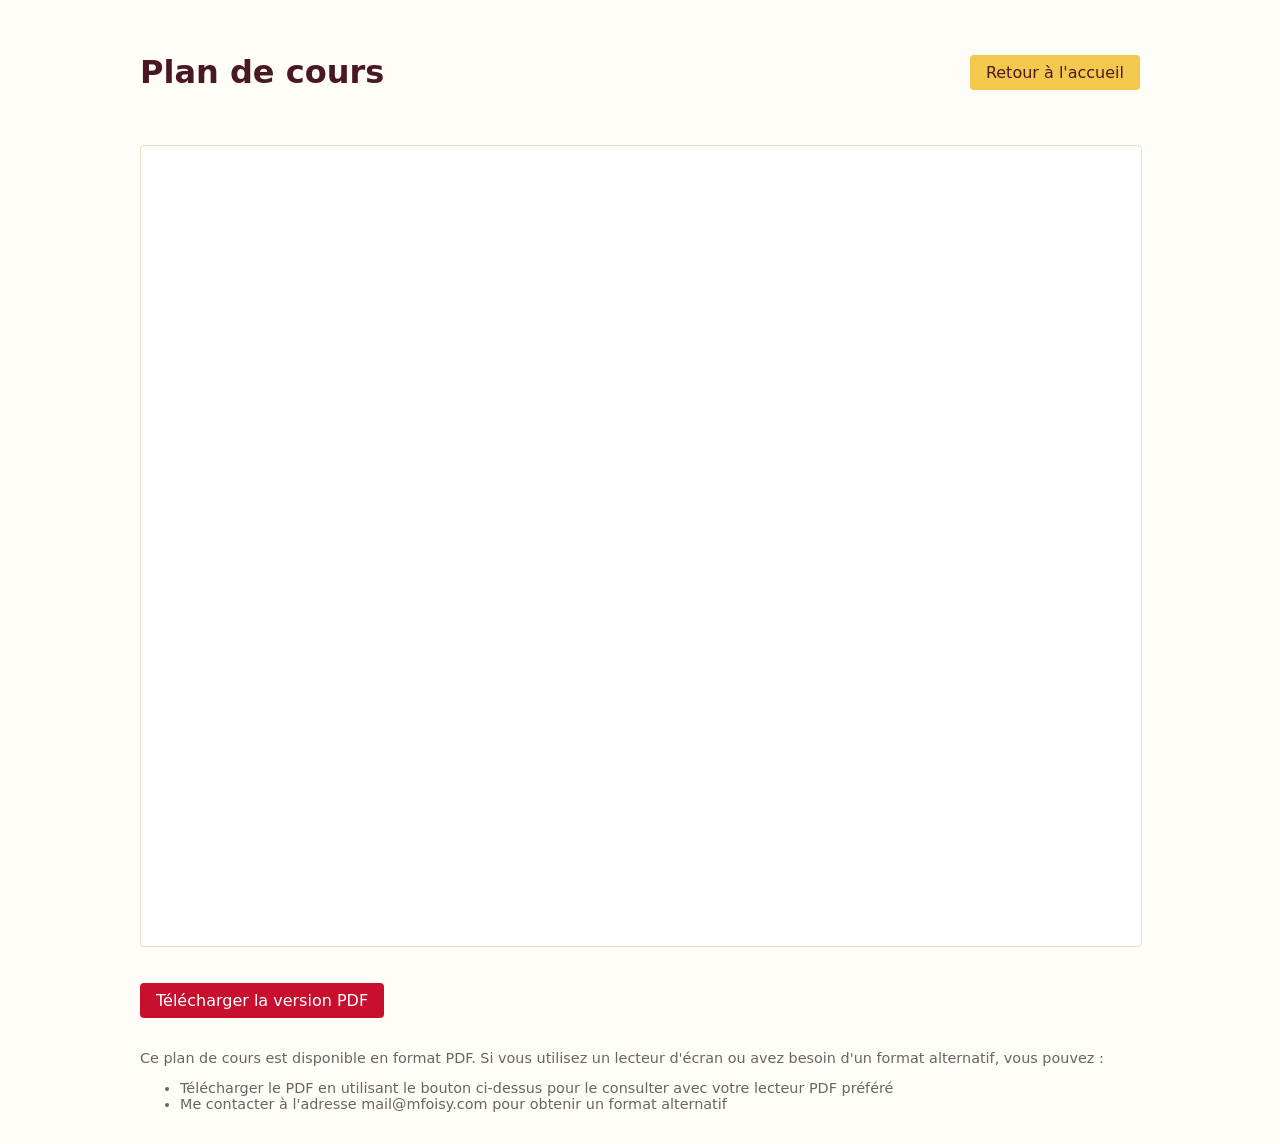
<file: syllabus/index.html>
<!doctype html>
<html lang="fr">
  <head>
    <meta charset="UTF-8" />
    <meta name="viewport" content="width=device-width, initial-scale=1.0" />
    <title>Plan de cours - POL2000</title>
    <style>
      body {
        margin: 0;
        background: #fffdf7;
        color: #4a1824;
      }
      .container {
        max-width: 1000px;
        margin: 2rem auto;
        padding: 0 1rem;
        font-family:
          system-ui,
          -apple-system,
          sans-serif;
      }
      .pdf-container {
        width: 100%;
        height: 800px;
        margin: 1rem 0;
        border: 1px solid #f0dcc0;
        border-radius: 4px;
        background: #fff;
      }
      .button-container {
        display: flex;
        gap: 1rem;
        align-items: center;
      }
      .download-button,
      .back-button {
        display: inline-block;
        padding: 0.5rem 1rem;
        background-color: #c8102e;
        color: white;
        text-decoration: none;
        border-radius: 4px;
        margin: 1rem 0;
        transition: background-color 0.2s ease;
      }
      .download-button:hover,
      .back-button:hover {
        background-color: #a10d26;
      }
      .back-button {
        background-color: #f2c94c;
        color: #4a1824;
      }
      .back-button:hover {
        background-color: #e4b74a;
      }
      .accessibility-info {
        color: #666;
        font-size: 0.9rem;
        margin: 1rem 0;
      }
      .header {
        display: flex;
        justify-content: space-between;
        align-items: center;
        margin-bottom: 1rem;
      }
    </style>
  </head>
  <body>
    <div class="container">
      <div class="header">
        <h1>Plan de cours</h1>
        <a href="../index.html" class="back-button">
          Retour à l'accueil
        </a>
      </div>
      <!-- PDF Viewer using PDF.js -->
      <iframe
        src="https://mozilla.github.io/pdf.js/web/viewer.html?file=https://raw.githubusercontent.com/fas1001/syllabus/main/fas1001_syllabus.pdf"
        class="pdf-container"
        title="Visualiseur de plan de cours"
        aria-label="Visualiseur de plan de cours"
      >
      </iframe>
      <!-- Download Option -->
      <div class="button-container">
        <a
          href="https://raw.githubusercontent.com/fas1001/syllabus/main/fas1001_syllabus.pdf"
          download
          class="download-button"
          aria-label="Télécharger le plan de cours en PDF"
        >
          Télécharger la version PDF
        </a>
      </div>
      <!-- Accessibility Information -->
      <div class="accessibility-info">
        <p>
          Ce plan de cours est disponible en format PDF. Si vous utilisez un
          lecteur d'écran ou avez besoin d'un format alternatif, vous pouvez :
        </p>
        <ul>
          <li>
            Télécharger le PDF en utilisant le bouton ci-dessus pour le
            consulter avec votre lecteur PDF préféré
          </li>
          <li>
            Me contacter à l'adresse mail@mfoisy.com pour obtenir un format
            alternatif
          </li>
        </ul>
      </div>
    </div>
  </body>
</html>
</file>
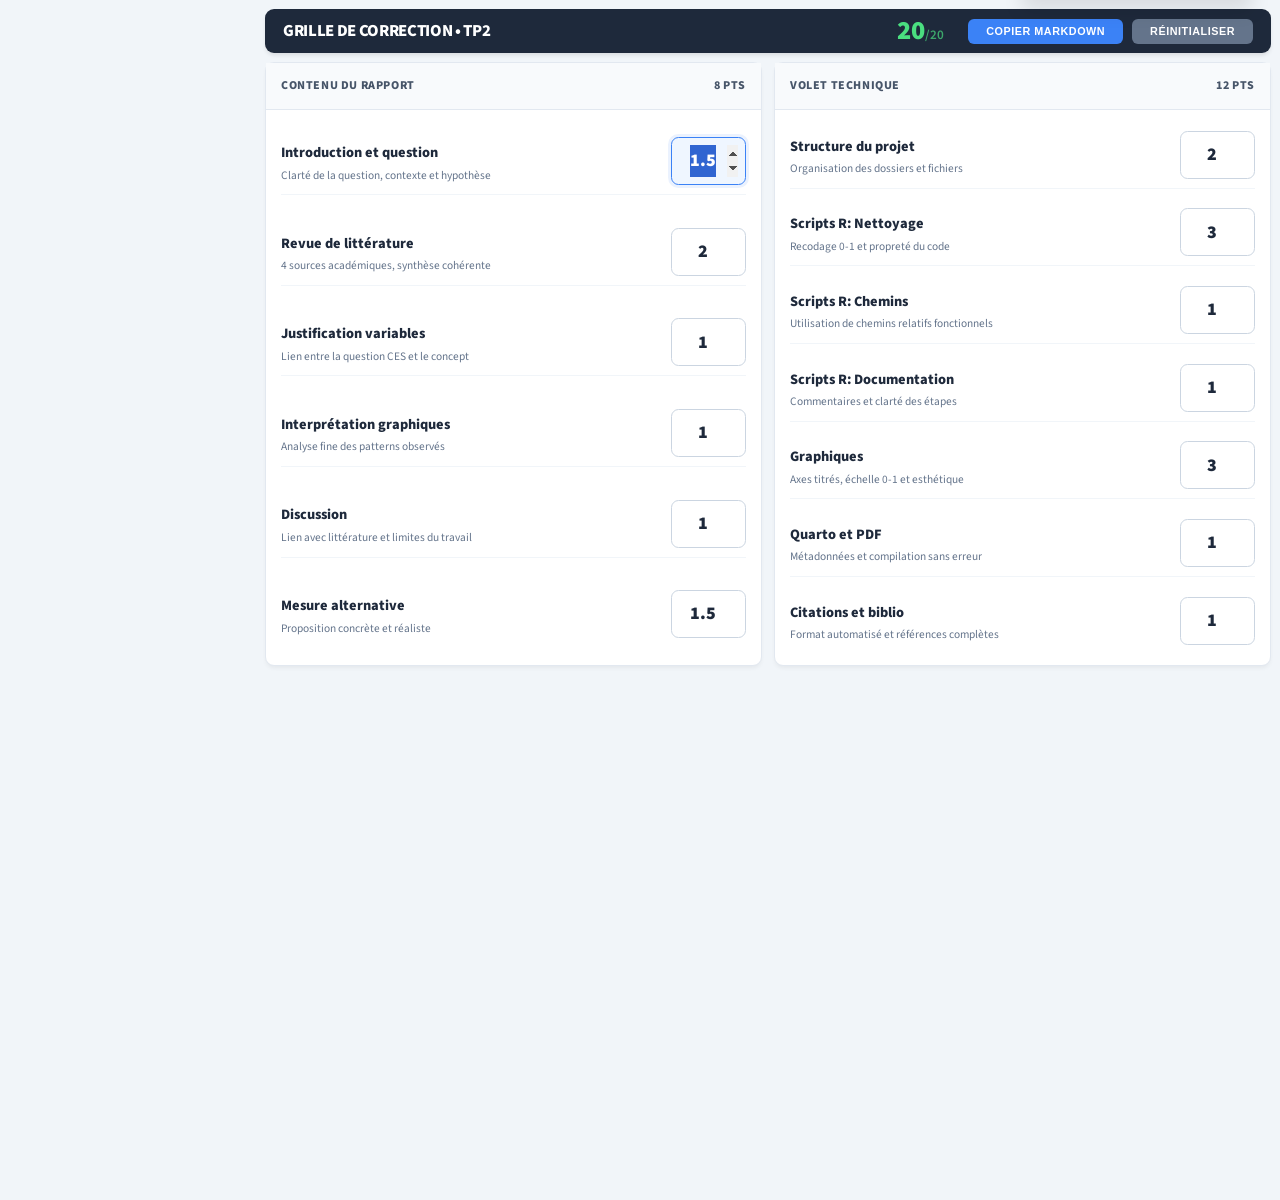
<file: grilles/tp2.html>
<!DOCTYPE HTML>
<html lang="fr" style="overflow: hidden; height: 100%;">
<head>
    <title>Correction TP2 - POL2000</title>
    <meta charset="utf-8" />
    <meta name="viewport" content="width=device-width, initial-scale=1, user-scalable=no" />
    <link rel="stylesheet" href="../assets/css/main.css" />
    <style>
        /* Bold & Large Full Screen Layout */
        html, body { 
            height: 100vh; 
            overflow: hidden; 
            background: #f1f5f9 !important; 
            margin: 0; 
            padding: 0; 
            font-family: 'Source Sans Pro', sans-serif;
        }
        
        #main { 
            height: 100vh; 
            display: flex; 
            flex-direction: column;
            padding: 0.75rem;
            box-sizing: border-box;
        }

        /* Header - Bold and clear */
        header.compact-header {
            flex-shrink: 0;
            display: flex;
            justify-content: space-between;
            align-items: center;
            padding: 0.75rem 1.5rem;
            background: #1e293b;
            color: white;
            border-radius: 12px;
            margin-bottom: 0.75rem;
            box-shadow: 0 4px 6px -1px rgba(0, 0, 0, 0.1);
        }
        .header-info h2 { font-size: 1.4rem !important; margin: 0 !important; color: white !important; font-weight: 800; letter-spacing: -0.02em; }
        
        .header-actions { display: flex; align-items: center; gap: 2rem; }
        .score-display { font-size: 2.2rem; font-weight: 900; color: #4ade80; line-height: 1; }
        .score-total { font-size: 1.1rem; opacity: 0.7; font-weight: 600; }

        .btn-group { display: flex; gap: 0.75rem; }
        .btn {
            padding: 0.6rem 1.5rem !important;
            font-size: 0.9rem !important;
            font-weight: 800 !important;
            border-radius: 8px !important;
            cursor: pointer;
            height: auto !important;
            line-height: 1 !important;
            border: none !important;
            color: white !important;
            text-transform: uppercase;
            letter-spacing: 0.05em;
            transition: transform 0.1s;
        }
        .btn:active { transform: scale(0.95); }
        .btn-copy { background: #3b82f6 !important; }
        .btn-reset { background: #64748b !important; }

        /* Main Grid */
        .app-grid { 
            display: grid; 
            grid-template-columns: 1fr 1fr; 
            gap: 1rem; 
            flex: 1; 
            min-height: 0;
        }

        .section-card {
            background: #ffffff;
            border-radius: 12px;
            box-shadow: 0 4px 6px -1px rgba(0, 0, 0, 0.05);
            display: flex;
            flex-direction: column;
            border: 1px solid #e2e8f0;
            height: 100%;
        }

        .section-title { 
            background: #f8fafc; 
            padding: 0.75rem 1.25rem; 
            font-weight: 800; 
            font-size: 1rem;
            color: #475569;
            border-bottom: 1px solid #e2e8f0;
            display: flex;
            justify-content: space-between;
            flex-shrink: 0;
            text-transform: uppercase;
            letter-spacing: 0.05em;
        }

        .criterion-list {
            padding: 0.5rem 1.25rem;
            flex: 1;
            display: flex;
            flex-direction: column;
            justify-content: space-around; /* Distribute items to fill height */
        }

        .criterion-row { 
            display: flex; 
            align-items: center; 
            padding: 0.75rem 0; 
            border-bottom: 1px solid #f1f5f9; 
            gap: 1.5rem;
        }
        .criterion-row:last-child { border-bottom: none; }
        
        .criterion-info { flex: 1; }
        .criterion-name { font-weight: 800; font-size: 1.2rem; color: #1e293b; display: block; margin-bottom: 2px; }
        .criterion-desc { font-size: 0.95rem; color: #64748b; line-height: 1.3; display: block; font-weight: 400; }
        
        .criterion-pts { width: 100px; flex-shrink: 0; }
        input[type="number"] { 
            width: 100%; 
            padding: 0.6rem; 
            font-size: 1.5rem; 
            font-weight: 900;
            text-align: center; 
            border: 2px solid #cbd5e1;
            border-radius: 10px;
            background: #fff;
            color: #1e293b;
            transition: all 0.2s;
        }
        input[type="number"]:focus { border-color: #3b82f6; outline: none; background: #eff6ff; box-shadow: 0 0 0 4px rgba(59, 130, 246, 0.1); }

        /* Toast */
        .toast { 
            position: fixed; top: 5rem; right: 2rem; background: #10b981; color: white;
            padding: 1rem 2rem; border-radius: 10px; font-weight: 800; font-size: 1rem;
            box-shadow: 0 20px 25px -5px rgba(0, 0, 0, 0.1);
            transform: translateY(-150px); transition: transform 0.4s cubic-bezier(0.175, 0.885, 0.32, 1.275); z-index: 1000;
        }
        .toast.visible { transform: translateY(0); }
    </style>
</head>
<body>

    <div id="toast" class="toast">COPIÉ DANS LE PRESSE-PAPIER ! 📋</div>

    <div id="main">
        <header class="compact-header">
            <div class="header-info">
                <h2>GRILLE DE CORRECTION • TP2</h2>
            </div>
            <div class="header-actions">
                <div class="score-display">
                    <span id="total-score">20</span><span class="score-total">/20</span>
                </div>
                <div class="btn-group">
                    <button class="btn btn-copy" onclick="copyMarkdown()">Copier Markdown</button>
                    <button class="btn btn-reset" onclick="resetForm()">Réinitialiser</button>
                </div>
            </div>
        </header>

        <div class="app-grid">
            <!-- Colonne 1 -->
            <section class="section-card">
                <div class="section-title">CONTENU DU RAPPORT <span>8 PTS</span></div>
                <div class="criterion-list">
                    <div class="criterion-row" data-section="Rapport" data-max="1.5">
                        <div class="criterion-info">
                            <span class="criterion-name">Introduction et question</span>
                            <span class="criterion-desc">Clarté de la question, contexte et hypothèse</span>
                        </div>
                        <div class="criterion-pts"><input type="number" step="0.25" min="0" max="1.5" value="1.5" class="score-input" /></div>
                    </div>
                    <div class="criterion-row" data-section="Rapport" data-max="2">
                        <div class="criterion-info">
                            <span class="criterion-name">Revue de littérature</span>
                            <span class="criterion-desc">4 sources académiques, synthèse cohérente</span>
                        </div>
                        <div class="criterion-pts"><input type="number" step="0.25" min="0" max="2" value="2" class="score-input" /></div>
                    </div>
                    <div class="criterion-row" data-section="Rapport" data-max="1">
                        <div class="criterion-info">
                            <span class="criterion-name">Justification variables</span>
                            <span class="criterion-desc">Lien entre la question CES et le concept</span>
                        </div>
                        <div class="criterion-pts"><input type="number" step="0.25" min="0" max="1" value="1" class="score-input" /></div>
                    </div>
                    <div class="criterion-row" data-section="Rapport" data-max="1">
                        <div class="criterion-info">
                            <span class="criterion-name">Interprétation graphiques</span>
                            <span class="criterion-desc">Analyse fine des patterns observés</span>
                        </div>
                        <div class="criterion-pts"><input type="number" step="0.25" min="0" max="1" value="1" class="score-input" /></div>
                    </div>
                    <div class="criterion-row" data-section="Rapport" data-max="1">
                        <div class="criterion-info">
                            <span class="criterion-name">Discussion</span>
                            <span class="criterion-desc">Lien avec littérature et limites du travail</span>
                        </div>
                        <div class="criterion-pts"><input type="number" step="0.25" min="0" max="1" value="1" class="score-input" /></div>
                    </div>
                    <div class="criterion-row" data-section="Rapport" data-max="1.5">
                        <div class="criterion-info">
                            <span class="criterion-name">Mesure alternative</span>
                            <span class="criterion-desc">Proposition concrète et réaliste</span>
                        </div>
                        <div class="criterion-pts"><input type="number" step="0.25" min="0" max="1.5" value="1.5" class="score-input" /></div>
                    </div>
                </div>
            </section>

            <!-- Colonne 2 -->
            <section class="section-card">
                <div class="section-title">VOLET TECHNIQUE <span>12 PTS</span></div>
                <div class="criterion-list">
                    <div class="criterion-row" data-section="Technique" data-max="2">
                        <div class="criterion-info">
                            <span class="criterion-name">Structure du projet</span>
                            <span class="criterion-desc">Organisation des dossiers et fichiers</span>
                        </div>
                        <div class="criterion-pts"><input type="number" step="0.25" min="0" max="2" value="2" class="score-input" /></div>
                    </div>
                    <div class="criterion-row" data-section="Technique" data-max="3">
                        <div class="criterion-info">
                            <span class="criterion-name">Scripts R: Nettoyage</span>
                            <span class="criterion-desc">Recodage 0-1 et propreté du code</span>
                        </div>
                        <div class="criterion-pts"><input type="number" step="0.25" min="0" max="3" value="3" class="score-input" /></div>
                    </div>
                    <div class="criterion-row" data-section="Technique" data-max="1">
                        <div class="criterion-info">
                            <span class="criterion-name">Scripts R: Chemins</span>
                            <span class="criterion-desc">Utilisation de chemins relatifs fonctionnels</span>
                        </div>
                        <div class="criterion-pts"><input type="number" step="0.25" min="0" max="1" value="1" class="score-input" /></div>
                    </div>
                    <div class="criterion-row" data-section="Technique" data-max="1">
                        <div class="criterion-info">
                            <span class="criterion-name">Scripts R: Documentation</span>
                            <span class="criterion-desc">Commentaires et clarté des étapes</span>
                        </div>
                        <div class="criterion-pts"><input type="number" step="0.25" min="0" max="1" value="1" class="score-input" /></div>
                    </div>
                    <div class="criterion-row" data-section="Technique" data-max="3">
                        <div class="criterion-info">
                            <span class="criterion-name">Graphiques</span>
                            <span class="criterion-desc">Axes titrés, échelle 0-1 et esthétique</span>
                        </div>
                        <div class="criterion-pts"><input type="number" step="0.25" min="0" max="3" value="3" class="score-input" /></div>
                    </div>
                    <div class="criterion-row" data-section="Technique" data-max="1">
                        <div class="criterion-info">
                            <span class="criterion-name">Quarto et PDF</span>
                            <span class="criterion-desc">Métadonnées et compilation sans erreur</span>
                        </div>
                        <div class="criterion-pts"><input type="number" step="0.25" min="0" max="1" value="1" class="score-input" /></div>
                    </div>
                    <div class="criterion-row" data-section="Technique" data-max="1">
                        <div class="criterion-info">
                            <span class="criterion-name">Citations et biblio</span>
                            <span class="criterion-desc">Format automatisé et références complètes</span>
                        </div>
                        <div class="criterion-pts"><input type="number" step="0.25" min="0" max="1" value="1" class="score-input" /></div>
                    </div>
                </div>
            </section>
        </div>
    </div>

    <script>
        function resetForm() {
            if (confirm('Réinitialiser la grille ?')) {
                localStorage.removeItem('tp2_grille_data');
                location.reload();
            }
        }

        window.addEventListener('DOMContentLoaded', () => {
            const savedData = localStorage.getItem('tp2_grille_data');
            if (savedData) {
                const data = JSON.parse(savedData);
                const scores = data.scores || [];
                document.querySelectorAll('.score-input').forEach((input, index) => {
                    if (scores[index] !== undefined) input.value = scores[index];
                });
                calculateTotal();
            }
            document.querySelector('.score-input').focus();
        });

        document.addEventListener('focusin', (e) => {
            if (e.target.classList.contains('score-input')) e.target.select();
        });

        function saveData() {
            const data = {
                scores: Array.from(document.querySelectorAll('.score-input')).map(i => i.value)
            };
            localStorage.setItem('tp2_grille_data', JSON.stringify(data));
        }

        function calculateTotal() {
            let total = 0;
            document.querySelectorAll('.score-input').forEach(input => {
                total += parseFloat(input.value) || 0;
            });
            document.getElementById('total-score').innerText = total.toFixed(2).replace('.00', '');
            saveData();
        }

        document.querySelectorAll('.score-input').forEach(input => {
            input.addEventListener('input', calculateTotal);
        });

        function copyMarkdown() {
            const total = document.getElementById('total-score').innerText;
            let md = `## Grille de correction - TP2\n\n`;
            md += `| Critère | Note |\n|:---|:---:|\n`;
            let currentSection = "";
            document.querySelectorAll('.criterion-row').forEach(row => {
                const section = row.getAttribute('data-section');
                const name = row.querySelector('.criterion-name').innerText;
                const max = row.getAttribute('data-max');
                const score = row.querySelector('.score-input').value;
                if (section !== currentSection) {
                    md += `| **${section === "Rapport" ? "CONTENU DU RAPPORT" : "VOLET TECHNIQUE"}** | |\n`;
                    currentSection = section;
                }
                md += `| ${name} | ${score} / ${max} |\n`;
            });
            md += `| **TOTAL** | **${total} / 20** |\n`;

            navigator.clipboard.writeText(md).then(() => {
                const toast = document.getElementById('toast');
                toast.classList.add('visible');
                setTimeout(() => toast.classList.remove('visible'), 2000);
            });
        }
    </script>
</body>
</html>
</file>
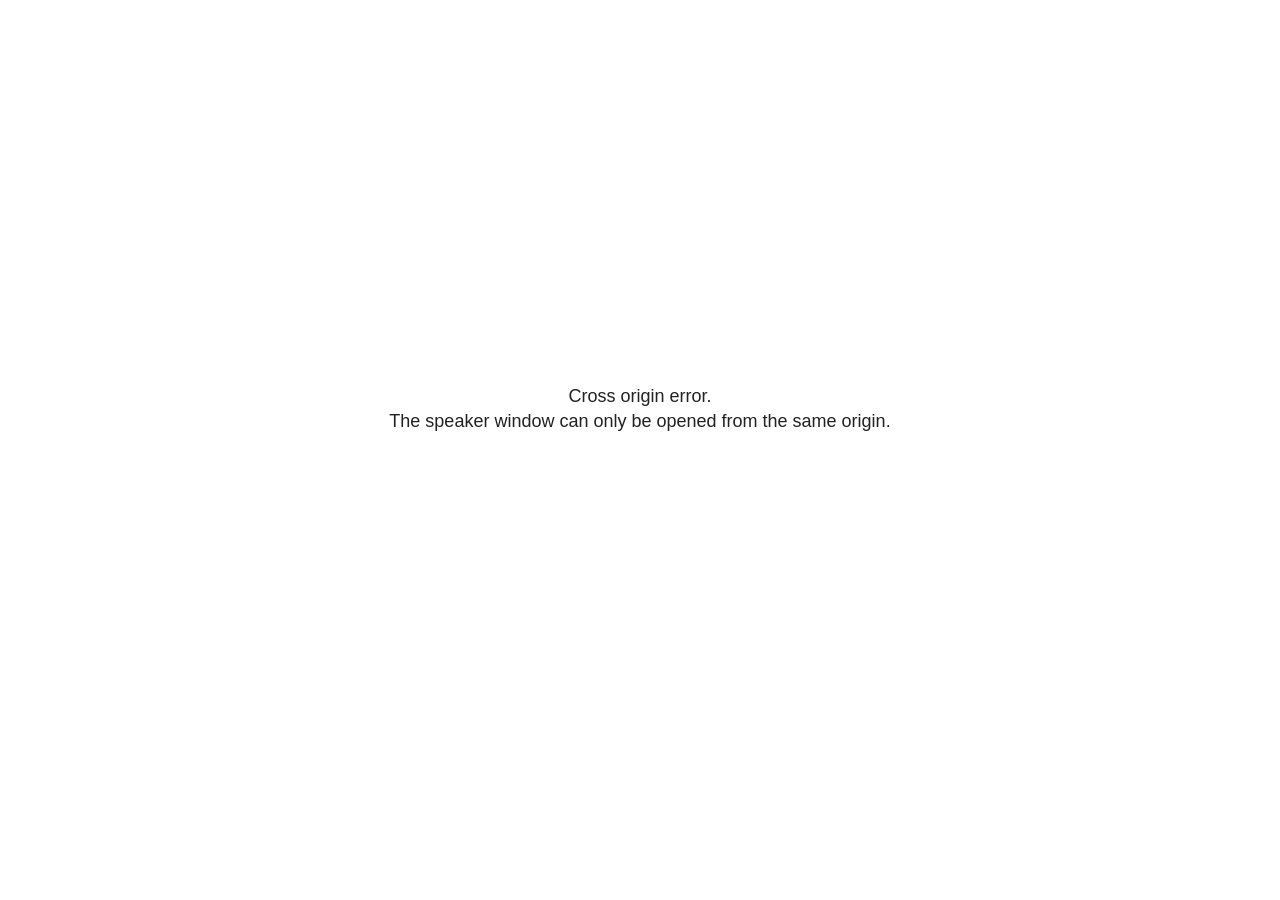
<file: slides/10_resume/resume_semestre_files/libs/revealjs/plugin/notes/speaker-view.html>
<!--
	NOTE: You need to build the notes plugin after making changes to this file.
-->
<html lang="en">
	<head>
		<meta charset="utf-8">

		<title>reveal.js - Speaker View</title>

		<style>
			body {
				font-family: Helvetica;
				font-size: 18px;
			}

			#current-slide,
			#upcoming-slide,
			#speaker-controls {
				padding: 6px;
				box-sizing: border-box;
				-moz-box-sizing: border-box;
			}

			#current-slide iframe,
			#upcoming-slide iframe {
				width: 100%;
				height: 100%;
				border: 1px solid #ddd;
			}

			#current-slide .label,
			#upcoming-slide .label {
				position: absolute;
				top: 10px;
				left: 10px;
				z-index: 2;
			}

			#connection-status {
				position: absolute;
				top: 0;
				left: 0;
				width: 100%;
				height: 100%;
				z-index: 20;
				padding: 30% 20% 20% 20%;
				font-size: 18px;
				color: #222;
				background: #fff;
				text-align: center;
				box-sizing: border-box;
				line-height: 1.4;
			}

			.overlay-element {
				height: 34px;
				line-height: 34px;
				padding: 0 10px;
				text-shadow: none;
				background: rgba( 220, 220, 220, 0.8 );
				color: #222;
				font-size: 14px;
			}

			.overlay-element.interactive:hover {
				background: rgba( 220, 220, 220, 1 );
			}

			#current-slide {
				position: absolute;
				width: 60%;
				height: 100%;
				top: 0;
				left: 0;
				padding-right: 0;
			}

			#upcoming-slide {
				position: absolute;
				width: 40%;
				height: 40%;
				right: 0;
				top: 0;
			}

			/* Speaker controls */
			#speaker-controls {
				position: absolute;
				top: 40%;
				right: 0;
				width: 40%;
				height: 60%;
				overflow: auto;
				font-size: 18px;
			}

				.speaker-controls-time.hidden,
				.speaker-controls-notes.hidden {
					display: none;
				}

				.speaker-controls-time .label,
				.speaker-controls-pace .label,
				.speaker-controls-notes .label {
					text-transform: uppercase;
					font-weight: normal;
					font-size: 0.66em;
					color: #666;
					margin: 0;
				}

				.speaker-controls-time, .speaker-controls-pace {
					border-bottom: 1px solid rgba( 200, 200, 200, 0.5 );
					margin-bottom: 10px;
					padding: 10px 16px;
					padding-bottom: 20px;
					cursor: pointer;
				}

				.speaker-controls-time .reset-button {
					opacity: 0;
					float: right;
					color: #666;
					text-decoration: none;
				}
				.speaker-controls-time:hover .reset-button {
					opacity: 1;
				}

				.speaker-controls-time .timer,
				.speaker-controls-time .clock {
					width: 50%;
				}

				.speaker-controls-time .timer,
				.speaker-controls-time .clock,
				.speaker-controls-time .pacing .hours-value,
				.speaker-controls-time .pacing .minutes-value,
				.speaker-controls-time .pacing .seconds-value {
					font-size: 1.9em;
				}

				.speaker-controls-time .timer {
					float: left;
				}

				.speaker-controls-time .clock {
					float: right;
					text-align: right;
				}

				.speaker-controls-time span.mute {
					opacity: 0.3;
				}

				.speaker-controls-time .pacing-title {
					margin-top: 5px;
				}

				.speaker-controls-time .pacing.ahead {
					color: blue;
				}

				.speaker-controls-time .pacing.on-track {
					color: green;
				}

				.speaker-controls-time .pacing.behind {
					color: red;
				}

				.speaker-controls-notes {
					padding: 10px 16px;
				}

				.speaker-controls-notes .value {
					margin-top: 5px;
					line-height: 1.4;
					font-size: 1.2em;
				}

			/* Layout selector */
			#speaker-layout {
				position: absolute;
				top: 10px;
				right: 10px;
				color: #222;
				z-index: 10;
			}
				#speaker-layout select {
					position: absolute;
					width: 100%;
					height: 100%;
					top: 0;
					left: 0;
					border: 0;
					box-shadow: 0;
					cursor: pointer;
					opacity: 0;

					font-size: 1em;
					background-color: transparent;

					-moz-appearance: none;
					-webkit-appearance: none;
					-webkit-tap-highlight-color: rgba(0, 0, 0, 0);
				}

				#speaker-layout select:focus {
					outline: none;
					box-shadow: none;
				}

			.clear {
				clear: both;
			}

			/* Speaker layout: Wide */
			body[data-speaker-layout="wide"] #current-slide,
			body[data-speaker-layout="wide"] #upcoming-slide {
				width: 50%;
				height: 45%;
				padding: 6px;
			}

			body[data-speaker-layout="wide"] #current-slide {
				top: 0;
				left: 0;
			}

			body[data-speaker-layout="wide"] #upcoming-slide {
				top: 0;
				left: 50%;
			}

			body[data-speaker-layout="wide"] #speaker-controls {
				top: 45%;
				left: 0;
				width: 100%;
				height: 50%;
				font-size: 1.25em;
			}

			/* Speaker layout: Tall */
			body[data-speaker-layout="tall"] #current-slide,
			body[data-speaker-layout="tall"] #upcoming-slide {
				width: 45%;
				height: 50%;
				padding: 6px;
			}

			body[data-speaker-layout="tall"] #current-slide {
				top: 0;
				left: 0;
			}

			body[data-speaker-layout="tall"] #upcoming-slide {
				top: 50%;
				left: 0;
			}

			body[data-speaker-layout="tall"] #speaker-controls {
				padding-top: 40px;
				top: 0;
				left: 45%;
				width: 55%;
				height: 100%;
				font-size: 1.25em;
			}

			/* Speaker layout: Notes only */
			body[data-speaker-layout="notes-only"] #current-slide,
			body[data-speaker-layout="notes-only"] #upcoming-slide {
				display: none;
			}

			body[data-speaker-layout="notes-only"] #speaker-controls {
				padding-top: 40px;
				top: 0;
				left: 0;
				width: 100%;
				height: 100%;
				font-size: 1.25em;
			}

			@media screen and (max-width: 1080px) {
				body[data-speaker-layout="default"] #speaker-controls {
					font-size: 16px;
				}
			}

			@media screen and (max-width: 900px) {
				body[data-speaker-layout="default"] #speaker-controls {
					font-size: 14px;
				}
			}

			@media screen and (max-width: 800px) {
				body[data-speaker-layout="default"] #speaker-controls {
					font-size: 12px;
				}
			}

		</style>
	</head>

	<body>

		<div id="connection-status">Loading speaker view...</div>

		<div id="current-slide"></div>
		<div id="upcoming-slide"><span class="overlay-element label">Upcoming</span></div>
		<div id="speaker-controls">
			<div class="speaker-controls-time">
				<h4 class="label">Time <span class="reset-button">Click to Reset</span></h4>
				<div class="clock">
					<span class="clock-value">0:00 AM</span>
				</div>
				<div class="timer">
					<span class="hours-value">00</span><span class="minutes-value">:00</span><span class="seconds-value">:00</span>
				</div>
				<div class="clear"></div>

				<h4 class="label pacing-title" style="display: none">Pacing – Time to finish current slide</h4>
				<div class="pacing" style="display: none">
					<span class="hours-value">00</span><span class="minutes-value">:00</span><span class="seconds-value">:00</span>
				</div>
			</div>

			<div class="speaker-controls-notes hidden">
				<h4 class="label">Notes</h4>
				<div class="value"></div>
			</div>
		</div>
		<div id="speaker-layout" class="overlay-element interactive">
			<span class="speaker-layout-label"></span>
			<select class="speaker-layout-dropdown"></select>
		</div>

		<script>

			(function() {

				var notes,
					notesValue,
					currentState,
					currentSlide,
					upcomingSlide,
					layoutLabel,
					layoutDropdown,
					pendingCalls = {},
					lastRevealApiCallId = 0,
					connected = false

				var connectionStatus = document.querySelector( '#connection-status' );

				var SPEAKER_LAYOUTS = {
					'default': 'Default',
					'wide': 'Wide',
					'tall': 'Tall',
					'notes-only': 'Notes only'
				};

				setupLayout();

				let openerOrigin;

				try {
					openerOrigin = window.opener.location.origin;
				}
				catch ( error ) { console.warn( error ) }

				// In order to prevent XSS, the speaker view will only run if its
				// opener has the same origin as itself
				if( window.location.origin !== openerOrigin ) {
					connectionStatus.innerHTML = 'Cross origin error.<br>The speaker window can only be opened from the same origin.';
					return;
				}

				var connectionTimeout = setTimeout( function() {
					connectionStatus.innerHTML = 'Error connecting to main window.<br>Please try closing and reopening the speaker view.';
				}, 5000 );

				window.addEventListener( 'message', function( event ) {

					// Validate the origin of all messages to avoid parsing messages
					// that aren't meant for us. Ignore when running off file:// so
					// that the speaker view continues to work without a web server.
					if( window.location.origin !== event.origin && window.location.origin !== 'file://' ) {
						return
					}

					clearTimeout( connectionTimeout );
					connectionStatus.style.display = 'none';

					var data = JSON.parse( event.data );

					// The overview mode is only useful to the reveal.js instance
					// where navigation occurs so we don't sync it
					if( data.state ) delete data.state.overview;

					// Messages sent by the notes plugin inside of the main window
					if( data && data.namespace === 'reveal-notes' ) {
						if( data.type === 'connect' ) {
							handleConnectMessage( data );
						}
						else if( data.type === 'state' ) {
							handleStateMessage( data );
						}
						else if( data.type === 'return' ) {
							pendingCalls[data.callId](data.result);
							delete pendingCalls[data.callId];
						}
					}
					// Messages sent by the reveal.js inside of the current slide preview
					else if( data && data.namespace === 'reveal' ) {
						if( /ready/.test( data.eventName ) ) {
							// Send a message back to notify that the handshake is complete
							window.opener.postMessage( JSON.stringify({ namespace: 'reveal-notes', type: 'connected'} ), '*' );
						}
						else if( /slidechanged|fragmentshown|fragmenthidden|paused|resumed/.test( data.eventName ) && currentState !== JSON.stringify( data.state ) ) {

							dispatchStateToMainWindow( data.state );

						}
					}

				} );

				/**
				 * Updates the presentation in the main window to match the state
				 * of the presentation in the notes window.
				 */
				const dispatchStateToMainWindow = debounce(( state ) => {
					window.opener.postMessage( JSON.stringify({ method: 'setState', args: [ state ]} ), '*' );
				}, 500);

				/**
				 * Asynchronously calls the Reveal.js API of the main frame.
				 */
				function callRevealApi( methodName, methodArguments, callback ) {

					var callId = ++lastRevealApiCallId;
					pendingCalls[callId] = callback;
					window.opener.postMessage( JSON.stringify( {
						namespace: 'reveal-notes',
						type: 'call',
						callId: callId,
						methodName: methodName,
						arguments: methodArguments
					} ), '*' );

				}

				/**
				 * Called when the main window is trying to establish a
				 * connection.
				 */
				function handleConnectMessage( data ) {

					if( connected === false ) {
						connected = true;

						setupIframes( data );
						setupKeyboard();
						setupNotes();
						setupTimer();
						setupHeartbeat();
					}

				}

				/**
				 * Called when the main window sends an updated state.
				 */
				function handleStateMessage( data ) {

					// Store the most recently set state to avoid circular loops
					// applying the same state
					currentState = JSON.stringify( data.state );

					// No need for updating the notes in case of fragment changes
					if ( data.notes ) {
						notes.classList.remove( 'hidden' );
						notesValue.style.whiteSpace = data.whitespace;
						if( data.markdown ) {
							notesValue.innerHTML = marked( data.notes );
						}
						else {
							notesValue.innerHTML = data.notes;
						}
					}
					else {
						notes.classList.add( 'hidden' );
					}

					// Update the note slides
					currentSlide.contentWindow.postMessage( JSON.stringify({ method: 'setState', args: [ data.state ] }), '*' );
					upcomingSlide.contentWindow.postMessage( JSON.stringify({ method: 'setState', args: [ data.state ] }), '*' );
					upcomingSlide.contentWindow.postMessage( JSON.stringify({ method: 'next' }), '*' );

				}

				// Limit to max one state update per X ms
				handleStateMessage = debounce( handleStateMessage, 200 );

				/**
				 * Forward keyboard events to the current slide window.
				 * This enables keyboard events to work even if focus
				 * isn't set on the current slide iframe.
				 *
				 * Block F5 default handling, it reloads and disconnects
				 * the speaker notes window.
				 */
				function setupKeyboard() {

					document.addEventListener( 'keydown', function( event ) {
						if( event.keyCode === 116 || ( event.metaKey && event.keyCode === 82 ) ) {
							event.preventDefault();
							return false;
						}
						currentSlide.contentWindow.postMessage( JSON.stringify({ method: 'triggerKey', args: [ event.keyCode ] }), '*' );
					} );

				}

				/**
				 * Creates the preview iframes.
				 */
				function setupIframes( data ) {

					var params = [
						'receiver',
						'progress=false',
						'history=false',
						'transition=none',
						'autoSlide=0',
						'backgroundTransition=none'
					].join( '&' );

					var urlSeparator = /\?/.test(data.url) ? '&' : '?';
					var hash = '#/' + data.state.indexh + '/' + data.state.indexv;
					var currentURL = data.url + urlSeparator + params + '&scrollActivationWidth=false&postMessageEvents=true' + hash;
					var upcomingURL = data.url + urlSeparator + params + '&scrollActivationWidth=false&controls=false' + hash;

					currentSlide = document.createElement( 'iframe' );
					currentSlide.setAttribute( 'width', 1280 );
					currentSlide.setAttribute( 'height', 1024 );
					currentSlide.setAttribute( 'src', currentURL );
					document.querySelector( '#current-slide' ).appendChild( currentSlide );

					upcomingSlide = document.createElement( 'iframe' );
					upcomingSlide.setAttribute( 'width', 640 );
					upcomingSlide.setAttribute( 'height', 512 );
					upcomingSlide.setAttribute( 'src', upcomingURL );
					document.querySelector( '#upcoming-slide' ).appendChild( upcomingSlide );

				}

				/**
				 * Setup the notes UI.
				 */
				function setupNotes() {

					notes = document.querySelector( '.speaker-controls-notes' );
					notesValue = document.querySelector( '.speaker-controls-notes .value' );

				}

				/**
				 * We send out a heartbeat at all times to ensure we can
				 * reconnect with the main presentation window after reloads.
				 */
				function setupHeartbeat() {

					setInterval( () => {
						window.opener.postMessage( JSON.stringify({ namespace: 'reveal-notes', type: 'heartbeat'} ), '*' );
					}, 1000 );

				}

				function getTimings( callback ) {

					callRevealApi( 'getSlidesAttributes', [], function ( slideAttributes ) {
						callRevealApi( 'getConfig', [], function ( config ) {
							var totalTime = config.totalTime;
							var minTimePerSlide = config.minimumTimePerSlide || 0;
							var defaultTiming = config.defaultTiming;
							if ((defaultTiming == null) && (totalTime == null)) {
								callback(null);
								return;
							}
							// Setting totalTime overrides defaultTiming
							if (totalTime) {
								defaultTiming = 0;
							}
							var timings = [];
							for ( var i in slideAttributes ) {
								var slide = slideAttributes[ i ];
								var timing = defaultTiming;
								if( slide.hasOwnProperty( 'data-timing' )) {
									var t = slide[ 'data-timing' ];
									timing = parseInt(t);
									if( isNaN(timing) ) {
										console.warn("Could not parse timing '" + t + "' of slide " + i + "; using default of " + defaultTiming);
										timing = defaultTiming;
									}
								}
								timings.push(timing);
							}
							if ( totalTime ) {
								// After we've allocated time to individual slides, we summarize it and
								// subtract it from the total time
								var remainingTime = totalTime - timings.reduce( function(a, b) { return a + b; }, 0 );
								// The remaining time is divided by the number of slides that have 0 seconds
								// allocated at the moment, giving the average time-per-slide on the remaining slides
								var remainingSlides = (timings.filter( function(x) { return x == 0 }) ).length
								var timePerSlide = Math.round( remainingTime / remainingSlides, 0 )
								// And now we replace every zero-value timing with that average
								timings = timings.map( function(x) { return (x==0 ? timePerSlide : x) } );
							}
							var slidesUnderMinimum = timings.filter( function(x) { return (x < minTimePerSlide) } ).length
							if ( slidesUnderMinimum ) {
								message = "The pacing time for " + slidesUnderMinimum + " slide(s) is under the configured minimum of " + minTimePerSlide + " seconds. Check the data-timing attribute on individual slides, or consider increasing the totalTime or minimumTimePerSlide configuration options (or removing some slides).";
								alert(message);
							}
							callback( timings );
						} );
					} );

				}

				/**
				 * Return the number of seconds allocated for presenting
				 * all slides up to and including this one.
				 */
				function getTimeAllocated( timings, callback ) {

					callRevealApi( 'getSlidePastCount', [], function ( currentSlide ) {
						var allocated = 0;
						for (var i in timings.slice(0, currentSlide + 1)) {
							allocated += timings[i];
						}
						callback( allocated );
					} );

				}

				/**
				 * Create the timer and clock and start updating them
				 * at an interval.
				 */
				function setupTimer() {

					var start = new Date(),
					timeEl = document.querySelector( '.speaker-controls-time' ),
					clockEl = timeEl.querySelector( '.clock-value' ),
					hoursEl = timeEl.querySelector( '.hours-value' ),
					minutesEl = timeEl.querySelector( '.minutes-value' ),
					secondsEl = timeEl.querySelector( '.seconds-value' ),
					pacingTitleEl = timeEl.querySelector( '.pacing-title' ),
					pacingEl = timeEl.querySelector( '.pacing' ),
					pacingHoursEl = pacingEl.querySelector( '.hours-value' ),
					pacingMinutesEl = pacingEl.querySelector( '.minutes-value' ),
					pacingSecondsEl = pacingEl.querySelector( '.seconds-value' );

					var timings = null;
					getTimings( function ( _timings ) {

						timings = _timings;
						if (_timings !== null) {
							pacingTitleEl.style.removeProperty('display');
							pacingEl.style.removeProperty('display');
						}

						// Update once directly
						_updateTimer();

						// Then update every second
						setInterval( _updateTimer, 1000 );

					} );


					function _resetTimer() {

						if (timings == null) {
							start = new Date();
							_updateTimer();
						}
						else {
							// Reset timer to beginning of current slide
							getTimeAllocated( timings, function ( slideEndTimingSeconds ) {
								var slideEndTiming = slideEndTimingSeconds * 1000;
								callRevealApi( 'getSlidePastCount', [], function ( currentSlide ) {
									var currentSlideTiming = timings[currentSlide] * 1000;
									var previousSlidesTiming = slideEndTiming - currentSlideTiming;
									var now = new Date();
									start = new Date(now.getTime() - previousSlidesTiming);
									_updateTimer();
								} );
							} );
						}

					}

					timeEl.addEventListener( 'click', function() {
						_resetTimer();
						return false;
					} );

					function _displayTime( hrEl, minEl, secEl, time) {

						var sign = Math.sign(time) == -1 ? "-" : "";
						time = Math.abs(Math.round(time / 1000));
						var seconds = time % 60;
						var minutes = Math.floor( time / 60 ) % 60 ;
						var hours = Math.floor( time / ( 60 * 60 )) ;
						hrEl.innerHTML = sign + zeroPadInteger( hours );
						if (hours == 0) {
							hrEl.classList.add( 'mute' );
						}
						else {
							hrEl.classList.remove( 'mute' );
						}
						minEl.innerHTML = ':' + zeroPadInteger( minutes );
						if (hours == 0 && minutes == 0) {
							minEl.classList.add( 'mute' );
						}
						else {
							minEl.classList.remove( 'mute' );
						}
						secEl.innerHTML = ':' + zeroPadInteger( seconds );
					}

					function _updateTimer() {

						var diff, hours, minutes, seconds,
						now = new Date();

						diff = now.getTime() - start.getTime();

						clockEl.innerHTML = now.toLocaleTimeString( 'en-US', { hour12: true, hour: '2-digit', minute:'2-digit' } );
						_displayTime( hoursEl, minutesEl, secondsEl, diff );
						if (timings !== null) {
							_updatePacing(diff);
						}

					}

					function _updatePacing(diff) {

						getTimeAllocated( timings, function ( slideEndTimingSeconds ) {
							var slideEndTiming = slideEndTimingSeconds * 1000;

							callRevealApi( 'getSlidePastCount', [], function ( currentSlide ) {
								var currentSlideTiming = timings[currentSlide] * 1000;
								var timeLeftCurrentSlide = slideEndTiming - diff;
								if (timeLeftCurrentSlide < 0) {
									pacingEl.className = 'pacing behind';
								}
								else if (timeLeftCurrentSlide < currentSlideTiming) {
									pacingEl.className = 'pacing on-track';
								}
								else {
									pacingEl.className = 'pacing ahead';
								}
								_displayTime( pacingHoursEl, pacingMinutesEl, pacingSecondsEl, timeLeftCurrentSlide );
							} );
						} );
					}

				}

				/**
				 * Sets up the speaker view layout and layout selector.
				 */
				function setupLayout() {

					layoutDropdown = document.querySelector( '.speaker-layout-dropdown' );
					layoutLabel = document.querySelector( '.speaker-layout-label' );

					// Render the list of available layouts
					for( var id in SPEAKER_LAYOUTS ) {
						var option = document.createElement( 'option' );
						option.setAttribute( 'value', id );
						option.textContent = SPEAKER_LAYOUTS[ id ];
						layoutDropdown.appendChild( option );
					}

					// Monitor the dropdown for changes
					layoutDropdown.addEventListener( 'change', function( event ) {

						setLayout( layoutDropdown.value );

					}, false );

					// Restore any currently persisted layout
					setLayout( getLayout() );

				}

				/**
				 * Sets a new speaker view layout. The layout is persisted
				 * in local storage.
				 */
				function setLayout( value ) {

					var title = SPEAKER_LAYOUTS[ value ];

					layoutLabel.innerHTML = 'Layout' + ( title ? ( ': ' + title ) : '' );
					layoutDropdown.value = value;

					document.body.setAttribute( 'data-speaker-layout', value );

					// Persist locally
					if( supportsLocalStorage() ) {
						window.localStorage.setItem( 'reveal-speaker-layout', value );
					}

				}

				/**
				 * Returns the ID of the most recently set speaker layout
				 * or our default layout if none has been set.
				 */
				function getLayout() {

					if( supportsLocalStorage() ) {
						var layout = window.localStorage.getItem( 'reveal-speaker-layout' );
						if( layout ) {
							return layout;
						}
					}

					// Default to the first record in the layouts hash
					for( var id in SPEAKER_LAYOUTS ) {
						return id;
					}

				}

				function supportsLocalStorage() {

					try {
						localStorage.setItem('test', 'test');
						localStorage.removeItem('test');
						return true;
					}
					catch( e ) {
						return false;
					}

				}

				function zeroPadInteger( num ) {

					var str = '00' + parseInt( num );
					return str.substring( str.length - 2 );

				}

				/**
				 * Limits the frequency at which a function can be called.
				 */
				function debounce( fn, ms ) {

					var lastTime = 0,
						timeout;

					return function() {

						var args = arguments;
						var context = this;

						clearTimeout( timeout );

						var timeSinceLastCall = Date.now() - lastTime;
						if( timeSinceLastCall > ms ) {
							fn.apply( context, args );
							lastTime = Date.now();
						}
						else {
							timeout = setTimeout( function() {
								fn.apply( context, args );
								lastTime = Date.now();
							}, ms - timeSinceLastCall );
						}

					}

				}

			})();

		</script>
	</body>
</html>
</file>
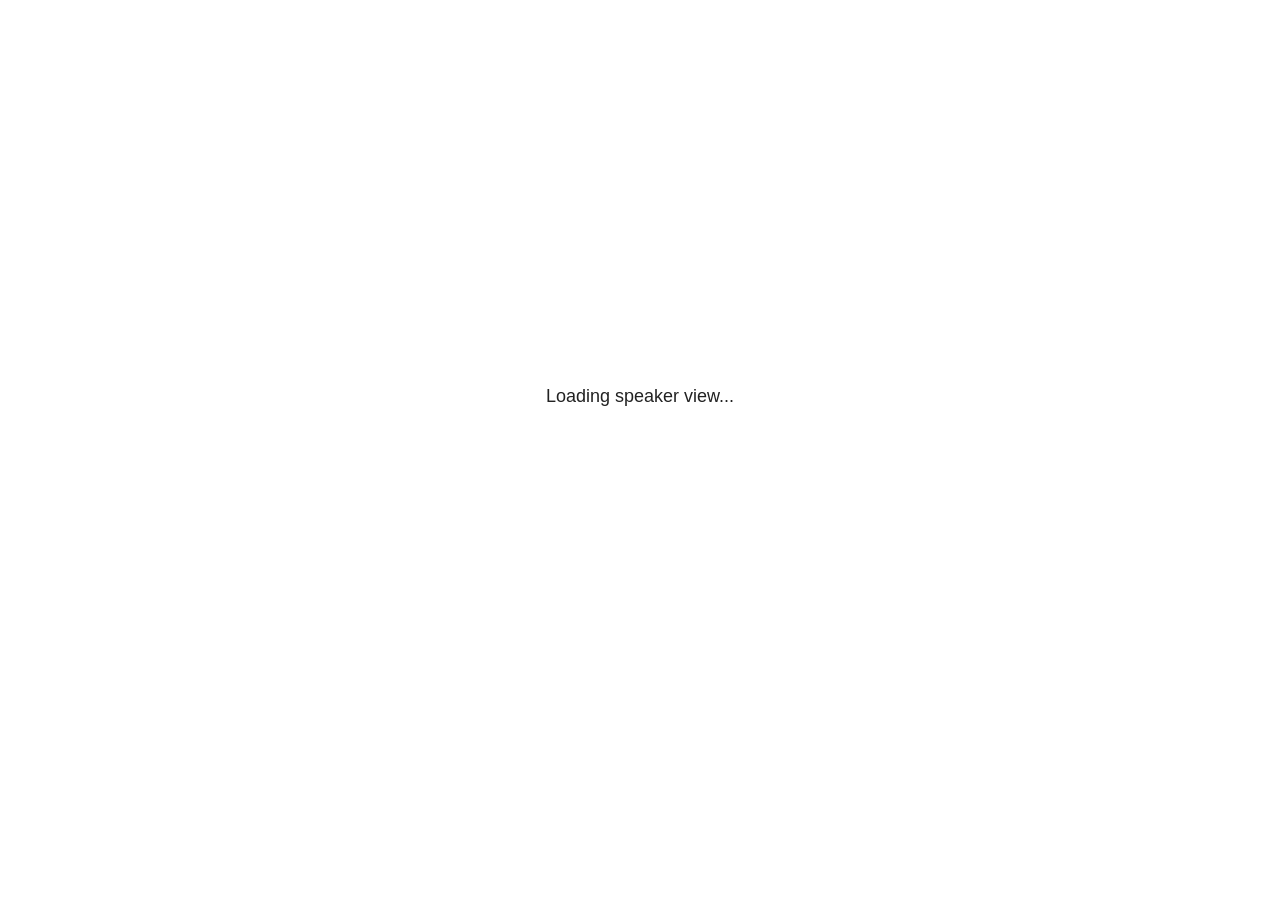
<file: slides/1_introduction/cours_1_intro_files/libs/revealjs/plugin/notes/speaker-view.html>
<!--
	NOTE: You need to build the notes plugin after making changes to this file.
-->
<html lang="en">
	<head>
		<meta charset="utf-8">

		<title>reveal.js - Speaker View</title>

		<style>
			body {
				font-family: Helvetica;
				font-size: 18px;
			}

			#current-slide,
			#upcoming-slide,
			#speaker-controls {
				padding: 6px;
				box-sizing: border-box;
				-moz-box-sizing: border-box;
			}

			#current-slide iframe,
			#upcoming-slide iframe {
				width: 100%;
				height: 100%;
				border: 1px solid #ddd;
			}

			#current-slide .label,
			#upcoming-slide .label {
				position: absolute;
				top: 10px;
				left: 10px;
				z-index: 2;
			}

			#connection-status {
				position: absolute;
				top: 0;
				left: 0;
				width: 100%;
				height: 100%;
				z-index: 20;
				padding: 30% 20% 20% 20%;
				font-size: 18px;
				color: #222;
				background: #fff;
				text-align: center;
				box-sizing: border-box;
				line-height: 1.4;
			}

			.overlay-element {
				height: 34px;
				line-height: 34px;
				padding: 0 10px;
				text-shadow: none;
				background: rgba( 220, 220, 220, 0.8 );
				color: #222;
				font-size: 14px;
			}

			.overlay-element.interactive:hover {
				background: rgba( 220, 220, 220, 1 );
			}

			#current-slide {
				position: absolute;
				width: 60%;
				height: 100%;
				top: 0;
				left: 0;
				padding-right: 0;
			}

			#upcoming-slide {
				position: absolute;
				width: 40%;
				height: 40%;
				right: 0;
				top: 0;
			}

			/* Speaker controls */
			#speaker-controls {
				position: absolute;
				top: 40%;
				right: 0;
				width: 40%;
				height: 60%;
				overflow: auto;
				font-size: 18px;
			}

				.speaker-controls-time.hidden,
				.speaker-controls-notes.hidden {
					display: none;
				}

				.speaker-controls-time .label,
				.speaker-controls-pace .label,
				.speaker-controls-notes .label {
					text-transform: uppercase;
					font-weight: normal;
					font-size: 0.66em;
					color: #666;
					margin: 0;
				}

				.speaker-controls-time, .speaker-controls-pace {
					border-bottom: 1px solid rgba( 200, 200, 200, 0.5 );
					margin-bottom: 10px;
					padding: 10px 16px;
					padding-bottom: 20px;
					cursor: pointer;
				}

				.speaker-controls-time .reset-button {
					opacity: 0;
					float: right;
					color: #666;
					text-decoration: none;
				}
				.speaker-controls-time:hover .reset-button {
					opacity: 1;
				}

				.speaker-controls-time .timer,
				.speaker-controls-time .clock {
					width: 50%;
				}

				.speaker-controls-time .timer,
				.speaker-controls-time .clock,
				.speaker-controls-time .pacing .hours-value,
				.speaker-controls-time .pacing .minutes-value,
				.speaker-controls-time .pacing .seconds-value {
					font-size: 1.9em;
				}

				.speaker-controls-time .timer {
					float: left;
				}

				.speaker-controls-time .clock {
					float: right;
					text-align: right;
				}

				.speaker-controls-time span.mute {
					opacity: 0.3;
				}

				.speaker-controls-time .pacing-title {
					margin-top: 5px;
				}

				.speaker-controls-time .pacing.ahead {
					color: blue;
				}

				.speaker-controls-time .pacing.on-track {
					color: green;
				}

				.speaker-controls-time .pacing.behind {
					color: red;
				}

				.speaker-controls-notes {
					padding: 10px 16px;
				}

				.speaker-controls-notes .value {
					margin-top: 5px;
					line-height: 1.4;
					font-size: 1.2em;
				}

			/* Layout selector */
			#speaker-layout {
				position: absolute;
				top: 10px;
				right: 10px;
				color: #222;
				z-index: 10;
			}
				#speaker-layout select {
					position: absolute;
					width: 100%;
					height: 100%;
					top: 0;
					left: 0;
					border: 0;
					box-shadow: 0;
					cursor: pointer;
					opacity: 0;

					font-size: 1em;
					background-color: transparent;

					-moz-appearance: none;
					-webkit-appearance: none;
					-webkit-tap-highlight-color: rgba(0, 0, 0, 0);
				}

				#speaker-layout select:focus {
					outline: none;
					box-shadow: none;
				}

			.clear {
				clear: both;
			}

			/* Speaker layout: Wide */
			body[data-speaker-layout="wide"] #current-slide,
			body[data-speaker-layout="wide"] #upcoming-slide {
				width: 50%;
				height: 45%;
				padding: 6px;
			}

			body[data-speaker-layout="wide"] #current-slide {
				top: 0;
				left: 0;
			}

			body[data-speaker-layout="wide"] #upcoming-slide {
				top: 0;
				left: 50%;
			}

			body[data-speaker-layout="wide"] #speaker-controls {
				top: 45%;
				left: 0;
				width: 100%;
				height: 50%;
				font-size: 1.25em;
			}

			/* Speaker layout: Tall */
			body[data-speaker-layout="tall"] #current-slide,
			body[data-speaker-layout="tall"] #upcoming-slide {
				width: 45%;
				height: 50%;
				padding: 6px;
			}

			body[data-speaker-layout="tall"] #current-slide {
				top: 0;
				left: 0;
			}

			body[data-speaker-layout="tall"] #upcoming-slide {
				top: 50%;
				left: 0;
			}

			body[data-speaker-layout="tall"] #speaker-controls {
				padding-top: 40px;
				top: 0;
				left: 45%;
				width: 55%;
				height: 100%;
				font-size: 1.25em;
			}

			/* Speaker layout: Notes only */
			body[data-speaker-layout="notes-only"] #current-slide,
			body[data-speaker-layout="notes-only"] #upcoming-slide {
				display: none;
			}

			body[data-speaker-layout="notes-only"] #speaker-controls {
				padding-top: 40px;
				top: 0;
				left: 0;
				width: 100%;
				height: 100%;
				font-size: 1.25em;
			}

			@media screen and (max-width: 1080px) {
				body[data-speaker-layout="default"] #speaker-controls {
					font-size: 16px;
				}
			}

			@media screen and (max-width: 900px) {
				body[data-speaker-layout="default"] #speaker-controls {
					font-size: 14px;
				}
			}

			@media screen and (max-width: 800px) {
				body[data-speaker-layout="default"] #speaker-controls {
					font-size: 12px;
				}
			}

		</style>
	</head>

	<body>

		<div id="connection-status">Loading speaker view...</div>

		<div id="current-slide"></div>
		<div id="upcoming-slide"><span class="overlay-element label">Upcoming</span></div>
		<div id="speaker-controls">
			<div class="speaker-controls-time">
				<h4 class="label">Time <span class="reset-button">Click to Reset</span></h4>
				<div class="clock">
					<span class="clock-value">0:00 AM</span>
				</div>
				<div class="timer">
					<span class="hours-value">00</span><span class="minutes-value">:00</span><span class="seconds-value">:00</span>
				</div>
				<div class="clear"></div>

				<h4 class="label pacing-title" style="display: none">Pacing – Time to finish current slide</h4>
				<div class="pacing" style="display: none">
					<span class="hours-value">00</span><span class="minutes-value">:00</span><span class="seconds-value">:00</span>
				</div>
			</div>

			<div class="speaker-controls-notes hidden">
				<h4 class="label">Notes</h4>
				<div class="value"></div>
			</div>
		</div>
		<div id="speaker-layout" class="overlay-element interactive">
			<span class="speaker-layout-label"></span>
			<select class="speaker-layout-dropdown"></select>
		</div>

		<script>

			(function() {

				var notes,
					notesValue,
					currentState,
					currentSlide,
					upcomingSlide,
					layoutLabel,
					layoutDropdown,
					pendingCalls = {},
					lastRevealApiCallId = 0,
					connected = false,
					whitelistedWindows = [window.opener];

				var SPEAKER_LAYOUTS = {
					'default': 'Default',
					'wide': 'Wide',
					'tall': 'Tall',
					'notes-only': 'Notes only'
				};

				setupLayout();

				var connectionStatus = document.querySelector( '#connection-status' );
				var connectionTimeout = setTimeout( function() {
					connectionStatus.innerHTML = 'Error connecting to main window.<br>Please try closing and reopening the speaker view.';
				}, 5000 );
;
				window.addEventListener( 'message', function( event ) {

					// Validate the origin of this message to prevent XSS
					if( window.location.origin !== event.origin && whitelistedWindows.indexOf( event.source ) === -1 ) {
						return;
					}

					clearTimeout( connectionTimeout );
					connectionStatus.style.display = 'none';

					var data = JSON.parse( event.data );

					// The overview mode is only useful to the reveal.js instance
					// where navigation occurs so we don't sync it
					if( data.state ) delete data.state.overview;

					// Messages sent by the notes plugin inside of the main window
					if( data && data.namespace === 'reveal-notes' ) {
						if( data.type === 'connect' ) {
							handleConnectMessage( data );
						}
						else if( data.type === 'state' ) {
							handleStateMessage( data );
						}
						else if( data.type === 'return' ) {
							pendingCalls[data.callId](data.result);
							delete pendingCalls[data.callId];
						}
					}
					// Messages sent by the reveal.js inside of the current slide preview
					else if( data && data.namespace === 'reveal' ) {
						if( /ready/.test( data.eventName ) ) {
							// Send a message back to notify that the handshake is complete
							window.opener.postMessage( JSON.stringify({ namespace: 'reveal-notes', type: 'connected'} ), '*' );
						}
						else if( /slidechanged|fragmentshown|fragmenthidden|paused|resumed/.test( data.eventName ) && currentState !== JSON.stringify( data.state ) ) {

							dispatchStateToMainWindow( data.state );

						}
					}

				} );

				/**
				 * Updates the presentation in the main window to match the state
				 * of the presentation in the notes window.
				 */
				const dispatchStateToMainWindow = debounce(( state ) => {
					window.opener.postMessage( JSON.stringify({ method: 'setState', args: [ state ]} ), '*' );
				}, 500);

				/**
				 * Asynchronously calls the Reveal.js API of the main frame.
				 */
				function callRevealApi( methodName, methodArguments, callback ) {

					var callId = ++lastRevealApiCallId;
					pendingCalls[callId] = callback;
					window.opener.postMessage( JSON.stringify( {
						namespace: 'reveal-notes',
						type: 'call',
						callId: callId,
						methodName: methodName,
						arguments: methodArguments
					} ), '*' );

				}

				/**
				 * Called when the main window is trying to establish a
				 * connection.
				 */
				function handleConnectMessage( data ) {

					if( connected === false ) {
						connected = true;

						setupIframes( data );
						setupKeyboard();
						setupNotes();
						setupTimer();
						setupHeartbeat();
					}

				}

				/**
				 * Called when the main window sends an updated state.
				 */
				function handleStateMessage( data ) {

					// Store the most recently set state to avoid circular loops
					// applying the same state
					currentState = JSON.stringify( data.state );

					// No need for updating the notes in case of fragment changes
					if ( data.notes ) {
						notes.classList.remove( 'hidden' );
						notesValue.style.whiteSpace = data.whitespace;
						if( data.markdown ) {
							notesValue.innerHTML = marked( data.notes );
						}
						else {
							notesValue.innerHTML = data.notes;
						}
					}
					else {
						notes.classList.add( 'hidden' );
					}

					// Update the note slides
					currentSlide.contentWindow.postMessage( JSON.stringify({ method: 'setState', args: [ data.state ] }), '*' );
					upcomingSlide.contentWindow.postMessage( JSON.stringify({ method: 'setState', args: [ data.state ] }), '*' );
					upcomingSlide.contentWindow.postMessage( JSON.stringify({ method: 'next' }), '*' );

				}

				// Limit to max one state update per X ms
				handleStateMessage = debounce( handleStateMessage, 200 );

				/**
				 * Forward keyboard events to the current slide window.
				 * This enables keyboard events to work even if focus
				 * isn't set on the current slide iframe.
				 *
				 * Block F5 default handling, it reloads and disconnects
				 * the speaker notes window.
				 */
				function setupKeyboard() {

					document.addEventListener( 'keydown', function( event ) {
						if( event.keyCode === 116 || ( event.metaKey && event.keyCode === 82 ) ) {
							event.preventDefault();
							return false;
						}
						currentSlide.contentWindow.postMessage( JSON.stringify({ method: 'triggerKey', args: [ event.keyCode ] }), '*' );
					} );

				}

				/**
				 * Creates the preview iframes.
				 */
				function setupIframes( data ) {

					var params = [
						'receiver',
						'progress=false',
						'history=false',
						'transition=none',
						'autoSlide=0',
						'backgroundTransition=none'
					].join( '&' );

					var urlSeparator = /\?/.test(data.url) ? '&' : '?';
					var hash = '#/' + data.state.indexh + '/' + data.state.indexv;
					var currentURL = data.url + urlSeparator + params + '&postMessageEvents=true' + hash;
					var upcomingURL = data.url + urlSeparator + params + '&controls=false' + hash;

					currentSlide = document.createElement( 'iframe' );
					currentSlide.setAttribute( 'width', 1280 );
					currentSlide.setAttribute( 'height', 1024 );
					currentSlide.setAttribute( 'src', currentURL );
					document.querySelector( '#current-slide' ).appendChild( currentSlide );

					upcomingSlide = document.createElement( 'iframe' );
					upcomingSlide.setAttribute( 'width', 640 );
					upcomingSlide.setAttribute( 'height', 512 );
					upcomingSlide.setAttribute( 'src', upcomingURL );
					document.querySelector( '#upcoming-slide' ).appendChild( upcomingSlide );

					whitelistedWindows.push( currentSlide.contentWindow, upcomingSlide.contentWindow );

				}

				/**
				 * Setup the notes UI.
				 */
				function setupNotes() {

					notes = document.querySelector( '.speaker-controls-notes' );
					notesValue = document.querySelector( '.speaker-controls-notes .value' );

				}

				/**
				 * We send out a heartbeat at all times to ensure we can
				 * reconnect with the main presentation window after reloads.
				 */
				function setupHeartbeat() {

					setInterval( () => {
						window.opener.postMessage( JSON.stringify({ namespace: 'reveal-notes', type: 'heartbeat'} ), '*' );
					}, 1000 );

				}

				function getTimings( callback ) {

					callRevealApi( 'getSlidesAttributes', [], function ( slideAttributes ) {
						callRevealApi( 'getConfig', [], function ( config ) {
							var totalTime = config.totalTime;
							var minTimePerSlide = config.minimumTimePerSlide || 0;
							var defaultTiming = config.defaultTiming;
							if ((defaultTiming == null) && (totalTime == null)) {
								callback(null);
								return;
							}
							// Setting totalTime overrides defaultTiming
							if (totalTime) {
								defaultTiming = 0;
							}
							var timings = [];
							for ( var i in slideAttributes ) {
								var slide = slideAttributes[ i ];
								var timing = defaultTiming;
								if( slide.hasOwnProperty( 'data-timing' )) {
									var t = slide[ 'data-timing' ];
									timing = parseInt(t);
									if( isNaN(timing) ) {
										console.warn("Could not parse timing '" + t + "' of slide " + i + "; using default of " + defaultTiming);
										timing = defaultTiming;
									}
								}
								timings.push(timing);
							}
							if ( totalTime ) {
								// After we've allocated time to individual slides, we summarize it and
								// subtract it from the total time
								var remainingTime = totalTime - timings.reduce( function(a, b) { return a + b; }, 0 );
								// The remaining time is divided by the number of slides that have 0 seconds
								// allocated at the moment, giving the average time-per-slide on the remaining slides
								var remainingSlides = (timings.filter( function(x) { return x == 0 }) ).length
								var timePerSlide = Math.round( remainingTime / remainingSlides, 0 )
								// And now we replace every zero-value timing with that average
								timings = timings.map( function(x) { return (x==0 ? timePerSlide : x) } );
							}
							var slidesUnderMinimum = timings.filter( function(x) { return (x < minTimePerSlide) } ).length
							if ( slidesUnderMinimum ) {
								message = "The pacing time for " + slidesUnderMinimum + " slide(s) is under the configured minimum of " + minTimePerSlide + " seconds. Check the data-timing attribute on individual slides, or consider increasing the totalTime or minimumTimePerSlide configuration options (or removing some slides).";
								alert(message);
							}
							callback( timings );
						} );
					} );

				}

				/**
				 * Return the number of seconds allocated for presenting
				 * all slides up to and including this one.
				 */
				function getTimeAllocated( timings, callback ) {

					callRevealApi( 'getSlidePastCount', [], function ( currentSlide ) {
						var allocated = 0;
						for (var i in timings.slice(0, currentSlide + 1)) {
							allocated += timings[i];
						}
						callback( allocated );
					} );

				}

				/**
				 * Create the timer and clock and start updating them
				 * at an interval.
				 */
				function setupTimer() {

					var start = new Date(),
					timeEl = document.querySelector( '.speaker-controls-time' ),
					clockEl = timeEl.querySelector( '.clock-value' ),
					hoursEl = timeEl.querySelector( '.hours-value' ),
					minutesEl = timeEl.querySelector( '.minutes-value' ),
					secondsEl = timeEl.querySelector( '.seconds-value' ),
					pacingTitleEl = timeEl.querySelector( '.pacing-title' ),
					pacingEl = timeEl.querySelector( '.pacing' ),
					pacingHoursEl = pacingEl.querySelector( '.hours-value' ),
					pacingMinutesEl = pacingEl.querySelector( '.minutes-value' ),
					pacingSecondsEl = pacingEl.querySelector( '.seconds-value' );

					var timings = null;
					getTimings( function ( _timings ) {

						timings = _timings;
						if (_timings !== null) {
							pacingTitleEl.style.removeProperty('display');
							pacingEl.style.removeProperty('display');
						}

						// Update once directly
						_updateTimer();

						// Then update every second
						setInterval( _updateTimer, 1000 );

					} );


					function _resetTimer() {

						if (timings == null) {
							start = new Date();
							_updateTimer();
						}
						else {
							// Reset timer to beginning of current slide
							getTimeAllocated( timings, function ( slideEndTimingSeconds ) {
								var slideEndTiming = slideEndTimingSeconds * 1000;
								callRevealApi( 'getSlidePastCount', [], function ( currentSlide ) {
									var currentSlideTiming = timings[currentSlide] * 1000;
									var previousSlidesTiming = slideEndTiming - currentSlideTiming;
									var now = new Date();
									start = new Date(now.getTime() - previousSlidesTiming);
									_updateTimer();
								} );
							} );
						}

					}

					timeEl.addEventListener( 'click', function() {
						_resetTimer();
						return false;
					} );

					function _displayTime( hrEl, minEl, secEl, time) {

						var sign = Math.sign(time) == -1 ? "-" : "";
						time = Math.abs(Math.round(time / 1000));
						var seconds = time % 60;
						var minutes = Math.floor( time / 60 ) % 60 ;
						var hours = Math.floor( time / ( 60 * 60 )) ;
						hrEl.innerHTML = sign + zeroPadInteger( hours );
						if (hours == 0) {
							hrEl.classList.add( 'mute' );
						}
						else {
							hrEl.classList.remove( 'mute' );
						}
						minEl.innerHTML = ':' + zeroPadInteger( minutes );
						if (hours == 0 && minutes == 0) {
							minEl.classList.add( 'mute' );
						}
						else {
							minEl.classList.remove( 'mute' );
						}
						secEl.innerHTML = ':' + zeroPadInteger( seconds );
					}

					function _updateTimer() {

						var diff, hours, minutes, seconds,
						now = new Date();

						diff = now.getTime() - start.getTime();

						clockEl.innerHTML = now.toLocaleTimeString( 'en-US', { hour12: true, hour: '2-digit', minute:'2-digit' } );
						_displayTime( hoursEl, minutesEl, secondsEl, diff );
						if (timings !== null) {
							_updatePacing(diff);
						}

					}

					function _updatePacing(diff) {

						getTimeAllocated( timings, function ( slideEndTimingSeconds ) {
							var slideEndTiming = slideEndTimingSeconds * 1000;

							callRevealApi( 'getSlidePastCount', [], function ( currentSlide ) {
								var currentSlideTiming = timings[currentSlide] * 1000;
								var timeLeftCurrentSlide = slideEndTiming - diff;
								if (timeLeftCurrentSlide < 0) {
									pacingEl.className = 'pacing behind';
								}
								else if (timeLeftCurrentSlide < currentSlideTiming) {
									pacingEl.className = 'pacing on-track';
								}
								else {
									pacingEl.className = 'pacing ahead';
								}
								_displayTime( pacingHoursEl, pacingMinutesEl, pacingSecondsEl, timeLeftCurrentSlide );
							} );
						} );
					}

				}

				/**
				 * Sets up the speaker view layout and layout selector.
				 */
				function setupLayout() {

					layoutDropdown = document.querySelector( '.speaker-layout-dropdown' );
					layoutLabel = document.querySelector( '.speaker-layout-label' );

					// Render the list of available layouts
					for( var id in SPEAKER_LAYOUTS ) {
						var option = document.createElement( 'option' );
						option.setAttribute( 'value', id );
						option.textContent = SPEAKER_LAYOUTS[ id ];
						layoutDropdown.appendChild( option );
					}

					// Monitor the dropdown for changes
					layoutDropdown.addEventListener( 'change', function( event ) {

						setLayout( layoutDropdown.value );

					}, false );

					// Restore any currently persisted layout
					setLayout( getLayout() );

				}

				/**
				 * Sets a new speaker view layout. The layout is persisted
				 * in local storage.
				 */
				function setLayout( value ) {

					var title = SPEAKER_LAYOUTS[ value ];

					layoutLabel.innerHTML = 'Layout' + ( title ? ( ': ' + title ) : '' );
					layoutDropdown.value = value;

					document.body.setAttribute( 'data-speaker-layout', value );

					// Persist locally
					if( supportsLocalStorage() ) {
						window.localStorage.setItem( 'reveal-speaker-layout', value );
					}

				}

				/**
				 * Returns the ID of the most recently set speaker layout
				 * or our default layout if none has been set.
				 */
				function getLayout() {

					if( supportsLocalStorage() ) {
						var layout = window.localStorage.getItem( 'reveal-speaker-layout' );
						if( layout ) {
							return layout;
						}
					}

					// Default to the first record in the layouts hash
					for( var id in SPEAKER_LAYOUTS ) {
						return id;
					}

				}

				function supportsLocalStorage() {

					try {
						localStorage.setItem('test', 'test');
						localStorage.removeItem('test');
						return true;
					}
					catch( e ) {
						return false;
					}

				}

				function zeroPadInteger( num ) {

					var str = '00' + parseInt( num );
					return str.substring( str.length - 2 );

				}

				/**
				 * Limits the frequency at which a function can be called.
				 */
				function debounce( fn, ms ) {

					var lastTime = 0,
						timeout;

					return function() {

						var args = arguments;
						var context = this;

						clearTimeout( timeout );

						var timeSinceLastCall = Date.now() - lastTime;
						if( timeSinceLastCall > ms ) {
							fn.apply( context, args );
							lastTime = Date.now();
						}
						else {
							timeout = setTimeout( function() {
								fn.apply( context, args );
								lastTime = Date.now();
							}, ms - timeSinceLastCall );
						}

					}

				}

			})();

		</script>
	</body>
</html>
</file>
<file: assets/css/main.css>
@import url("fontawesome-all.min.css");
@import url("https://fonts.googleapis.com/css?family=Source+Sans+Pro:300,300italic,400,600");

/*
	Prologue by HTML5 UP
	html5up.net | @ajlkn
	Free for personal and commercial use under the CCA 3.0 license (html5up.net/license)
*/

html {
  zoom: 0.75;
}

html,
body,
div,
span,
applet,
object,
iframe,
h1,
h2,
h3,
h4,
h5,
h6,
p,
blockquote,
pre,
a,
abbr,
acronym,
address,
big,
cite,
code,
del,
dfn,
em,
img,
ins,
kbd,
q,
s,
samp,
small,
strike,
strong,
sub,
sup,
tt,
var,
b,
u,
i,
center,
dl,
dt,
dd,
ol,
ul,
li,
fieldset,
form,
label,
legend,
table,
caption,
tbody,
tfoot,
thead,
tr,
th,
td,
article,
aside,
canvas,
details,
embed,
figure,
figcaption,
footer,
header,
hgroup,
menu,
nav,
output,
ruby,
section,
summary,
time,
mark,
audio,
video {
  margin: 0;
  padding: 0;
  border: 0;
  font-size: 100%;
  font: inherit;
  vertical-align: baseline;
}

article,
aside,
details,
figcaption,
figure,
footer,
header,
hgroup,
menu,
nav,
section {
  display: block;
}

body {
  line-height: 1;
}

ol,
ul {
  list-style: none;
}

blockquote,
q {
  quotes: none;
}

blockquote:before,
blockquote:after,
q:before,
q:after {
  content: "";
  content: none;
}

table {
  border-collapse: collapse;
  border-spacing: 0;
}

body {
  -webkit-text-size-adjust: none;
}

mark {
  background-color: transparent;
  color: inherit;
}

input::-moz-focus-inner {
  border: 0;
  padding: 0;
}

input,
select,
textarea {
  -moz-appearance: none;
  -webkit-appearance: none;
  -ms-appearance: none;
  appearance: none;
}

/* Basic */

html {
  box-sizing: border-box;
}

*,
*:before,
*:after {
  box-sizing: inherit;
}

body {
  background: #fff;
  font-family: "Source Sans Pro", sans-serif;
  font-size: 19pt;
  font-weight: 300;
  line-height: 1.75em;
  color: #888;
}

body.is-preload *,
body.is-preload *:before,
body.is-preload *:after {
  -moz-animation: none !important;
  -webkit-animation: none !important;
  -ms-animation: none !important;
  animation: none !important;
  -moz-transition: none !important;
  -webkit-transition: none !important;
  -ms-transition: none !important;
  transition: none !important;
}

input,
textarea,
select {
  font-family: "Source Sans Pro", sans-serif;
  font-size: 19pt;
  font-weight: 300;
  line-height: 1.75em;
  color: #888;
}

h1,
h2,
h3,
h4,
h5,
h6 {
  font-weight: 300;
  color: #666;
  line-height: 1.5em;
}

h1 a,
h2 a,
h3 a,
h4 a,
h5 a,
h6 a {
  color: inherit;
  text-decoration: none;
}

h1 a strong,
h2 a strong,
h3 a strong,
h4 a strong,
h5 a strong,
h6 a strong {
  color: #333;
}

h2 {
  font-size: 2em;
  letter-spacing: -1px;
}

h2.alt {
  color: #888;
}

h2.alt strong {
  color: #666;
}

h3 {
  font-size: 1.5em;
}

header {
  margin: 0 0 2em 0;
}

header > p {
  margin: 1em 0 0 0;
}

footer {
  margin: 2em 0 0 0;
}

strong,
b {
  font-weight: 300;
  color: #666;
}

em,
i {
  font-style: italic;
}

a {
  text-decoration: none;
  color: inherit;
  border-bottom: dotted 1px rgba(128, 128, 128, 0.5);
  -moz-transition:
    color 0.35s ease-in-out,
    border-bottom-color 0.35s ease-in-out;
  -webkit-transition:
    color 0.35s ease-in-out,
    border-bottom-color 0.35s ease-in-out;
  -ms-transition:
    color 0.35s ease-in-out,
    border-bottom-color 0.35s ease-in-out;
  transition:
    color 0.35s ease-in-out,
    border-bottom-color 0.35s ease-in-out;
  outline: 0;
}

a:hover {
  color: #e27689;
  border-bottom-color: rgba(255, 255, 255, 0);
}

sub {
  position: relative;
  top: 0.5em;
  font-size: 0.8em;
}

sup {
  position: relative;
  top: -0.5em;
  font-size: 0.8em;
}

hr {
  border: 0;
  border-top: solid 1px #ddd;
}

blockquote {
  border-left: solid 0.5em #ddd;
  padding: 1em 0 1em 2em;
  font-style: italic;
}

p,
ul,
ol,
dl,
table {
  margin-bottom: 2em;
}

br.clear {
  clear: both;
}

/* Container */

.container {
  margin: 0 auto;
  max-width: 100%;
  width: 1400px;
}

@media screen and (min-width: 961px) and (max-width: 1880px) {
  .container {
    width: 1200px;
  }
}

@media screen and (min-width: 961px) and (max-width: 1620px) {
  .container {
    width: 960px;
  }
}

@media screen and (min-width: 961px) and (max-width: 1320px) {
  .container {
    width: 100%;
  }
}

@media screen and (max-width: 960px) {
  .container {
    width: 100%;
  }
}

@media screen and (max-width: 736px) {
  .container {
    width: 100%;
  }
}

/* Row */

.row {
  display: flex;
  flex-wrap: wrap;
  box-sizing: border-box;
  align-items: stretch;
}

.row > * {
  box-sizing: border-box;
}

.row.gtr-uniform > * > :last-child {
  margin-bottom: 0;
}

.row.aln-left {
  justify-content: flex-start;
}

.row.aln-center {
  justify-content: center;
}

.row.aln-right {
  justify-content: flex-end;
}

.row.aln-top {
  align-items: flex-start;
}

.row.aln-middle {
  align-items: center;
}

.row.aln-bottom {
  align-items: flex-end;
}

.row > .imp {
  order: -1;
}

.row > .col-1 {
  width: 8.33333%;
}

.row > .off-1 {
  margin-left: 8.33333%;
}

.row > .col-2 {
  width: 16.66667%;
}

.row > .off-2 {
  margin-left: 16.66667%;
}

.row > .col-3 {
  width: 25%;
}

.row > .off-3 {
  margin-left: 25%;
}

.row > .col-4 {
  width: 33.33333%;
}

.row > .off-4 {
  margin-left: 33.33333%;
}

.row > .col-5 {
  width: 41.66667%;
}

.row > .off-5 {
  margin-left: 41.66667%;
}

.row > .col-6 {
  width: 50%;
}

.row > .off-6 {
  margin-left: 50%;
}

.row > .col-7 {
  width: 58.33333%;
}

.row > .off-7 {
  margin-left: 58.33333%;
}

.row > .col-8 {
  width: 66.66667%;
}

.row > .off-8 {
  margin-left: 66.66667%;
}

.row > .col-9 {
  width: 75%;
}

.row > .off-9 {
  margin-left: 75%;
}

.row > .col-10 {
  width: 83.33333%;
}

.row > .off-10 {
  margin-left: 83.33333%;
}

.row > .col-11 {
  width: 91.66667%;
}

.row > .off-11 {
  margin-left: 91.66667%;
}

.row > .col-12 {
  width: 100%;
}

.row > .off-12 {
  margin-left: 100%;
}

.row.gtr-0 {
  margin-top: 0px;
  margin-left: 0px;
}

.row.gtr-0 > * {
  padding: 0px 0 0 0px;
}

.row.gtr-0.gtr-uniform {
  margin-top: 0px;
}

.row.gtr-0.gtr-uniform > * {
  padding-top: 0px;
}

.row.gtr-25 {
  margin-top: -10px;
  margin-left: -10px;
}

.row.gtr-25 > * {
  padding: 10px 0 0 10px;
}

.row.gtr-25.gtr-uniform {
  margin-top: -10px;
}

.row.gtr-25.gtr-uniform > * {
  padding-top: 10px;
}

.row.gtr-50 {
  margin-top: -20px;
  margin-left: -20px;
}

.row.gtr-50 > * {
  padding: 20px 0 0 20px;
}

.row.gtr-50.gtr-uniform {
  margin-top: -20px;
}

.row.gtr-50.gtr-uniform > * {
  padding-top: 20px;
}

.row {
  margin-top: -40px;
  margin-left: -40px;
}

.row > * {
  padding: 40px 0 0 40px;
}

.row.gtr-uniform {
  margin-top: -40px;
}

.row.gtr-uniform > * {
  padding-top: 40px;
}

.row.gtr-150 {
  margin-top: -60px;
  margin-left: -60px;
}

.row.gtr-150 > * {
  padding: 60px 0 0 60px;
}

.row.gtr-150.gtr-uniform {
  margin-top: -60px;
}

.row.gtr-150.gtr-uniform > * {
  padding-top: 60px;
}

.row.gtr-200 {
  margin-top: -80px;
  margin-left: -80px;
}

.row.gtr-200 > * {
  padding: 80px 0 0 80px;
}

.row.gtr-200.gtr-uniform {
  margin-top: -80px;
}

.row.gtr-200.gtr-uniform > * {
  padding-top: 80px;
}

@media screen and (min-width: 961px) and (max-width: 1880px) {
  .row {
    display: flex;
    flex-wrap: wrap;
    box-sizing: border-box;
    align-items: stretch;
  }

  .row > * {
    box-sizing: border-box;
  }

  .row.gtr-uniform > * > :last-child {
    margin-bottom: 0;
  }

  .row.aln-left {
    justify-content: flex-start;
  }

  .row.aln-center {
    justify-content: center;
  }

  .row.aln-right {
    justify-content: flex-end;
  }

  .row.aln-top {
    align-items: flex-start;
  }

  .row.aln-middle {
    align-items: center;
  }

  .row.aln-bottom {
    align-items: flex-end;
  }

  .row > .imp-wide {
    order: -1;
  }

  .row > .col-1-wide {
    width: 8.33333%;
  }

  .row > .off-1-wide {
    margin-left: 8.33333%;
  }

  .row > .col-2-wide {
    width: 16.66667%;
  }

  .row > .off-2-wide {
    margin-left: 16.66667%;
  }

  .row > .col-3-wide {
    width: 25%;
  }

  .row > .off-3-wide {
    margin-left: 25%;
  }

  .row > .col-4-wide {
    width: 33.33333%;
  }

  .row > .off-4-wide {
    margin-left: 33.33333%;
  }

  .row > .col-5-wide {
    width: 41.66667%;
  }

  .row > .off-5-wide {
    margin-left: 41.66667%;
  }

  .row > .col-6-wide {
    width: 50%;
  }

  .row > .off-6-wide {
    margin-left: 50%;
  }

  .row > .col-7-wide {
    width: 58.33333%;
  }

  .row > .off-7-wide {
    margin-left: 58.33333%;
  }

  .row > .col-8-wide {
    width: 66.66667%;
  }

  .row > .off-8-wide {
    margin-left: 66.66667%;
  }

  .row > .col-9-wide {
    width: 75%;
  }

  .row > .off-9-wide {
    margin-left: 75%;
  }

  .row > .col-10-wide {
    width: 83.33333%;
  }

  .row > .off-10-wide {
    margin-left: 83.33333%;
  }

  .row > .col-11-wide {
    width: 91.66667%;
  }

  .row > .off-11-wide {
    margin-left: 91.66667%;
  }

  .row > .col-12-wide {
    width: 100%;
  }

  .row > .off-12-wide {
    margin-left: 100%;
  }

  .row.gtr-0 {
    margin-top: 0px;
    margin-left: 0px;
  }

  .row.gtr-0 > * {
    padding: 0px 0 0 0px;
  }

  .row.gtr-0.gtr-uniform {
    margin-top: 0px;
  }

  .row.gtr-0.gtr-uniform > * {
    padding-top: 0px;
  }

  .row.gtr-25 {
    margin-top: -10px;
    margin-left: -10px;
  }

  .row.gtr-25 > * {
    padding: 10px 0 0 10px;
  }

  .row.gtr-25.gtr-uniform {
    margin-top: -10px;
  }

  .row.gtr-25.gtr-uniform > * {
    padding-top: 10px;
  }

  .row.gtr-50 {
    margin-top: -20px;
    margin-left: -20px;
  }

  .row.gtr-50 > * {
    padding: 20px 0 0 20px;
  }

  .row.gtr-50.gtr-uniform {
    margin-top: -20px;
  }

  .row.gtr-50.gtr-uniform > * {
    padding-top: 20px;
  }

  .row {
    margin-top: -40px;
    margin-left: -40px;
  }

  .row > * {
    padding: 40px 0 0 40px;
  }

  .row.gtr-uniform {
    margin-top: -40px;
  }

  .row.gtr-uniform > * {
    padding-top: 40px;
  }

  .row.gtr-150 {
    margin-top: -60px;
    margin-left: -60px;
  }

  .row.gtr-150 > * {
    padding: 60px 0 0 60px;
  }

  .row.gtr-150.gtr-uniform {
    margin-top: -60px;
  }

  .row.gtr-150.gtr-uniform > * {
    padding-top: 60px;
  }

  .row.gtr-200 {
    margin-top: -80px;
    margin-left: -80px;
  }

  .row.gtr-200 > * {
    padding: 80px 0 0 80px;
  }

  .row.gtr-200.gtr-uniform {
    margin-top: -80px;
  }

  .row.gtr-200.gtr-uniform > * {
    padding-top: 80px;
  }
}

@media screen and (min-width: 961px) and (max-width: 1620px) {
  .row {
    display: flex;
    flex-wrap: wrap;
    box-sizing: border-box;
    align-items: stretch;
  }

  .row > * {
    box-sizing: border-box;
  }

  .row.gtr-uniform > * > :last-child {
    margin-bottom: 0;
  }

  .row.aln-left {
    justify-content: flex-start;
  }

  .row.aln-center {
    justify-content: center;
  }

  .row.aln-right {
    justify-content: flex-end;
  }

  .row.aln-top {
    align-items: flex-start;
  }

  .row.aln-middle {
    align-items: center;
  }

  .row.aln-bottom {
    align-items: flex-end;
  }

  .row > .imp-normal {
    order: -1;
  }

  .row > .col-1-normal {
    width: 8.33333%;
  }

  .row > .off-1-normal {
    margin-left: 8.33333%;
  }

  .row > .col-2-normal {
    width: 16.66667%;
  }

  .row > .off-2-normal {
    margin-left: 16.66667%;
  }

  .row > .col-3-normal {
    width: 25%;
  }

  .row > .off-3-normal {
    margin-left: 25%;
  }

  .row > .col-4-normal {
    width: 33.33333%;
  }

  .row > .off-4-normal {
    margin-left: 33.33333%;
  }

  .row > .col-5-normal {
    width: 41.66667%;
  }

  .row > .off-5-normal {
    margin-left: 41.66667%;
  }

  .row > .col-6-normal {
    width: 50%;
  }

  .row > .off-6-normal {
    margin-left: 50%;
  }

  .row > .col-7-normal {
    width: 58.33333%;
  }

  .row > .off-7-normal {
    margin-left: 58.33333%;
  }

  .row > .col-8-normal {
    width: 66.66667%;
  }

  .row > .off-8-normal {
    margin-left: 66.66667%;
  }

  .row > .col-9-normal {
    width: 75%;
  }

  .row > .off-9-normal {
    margin-left: 75%;
  }

  .row > .col-10-normal {
    width: 83.33333%;
  }

  .row > .off-10-normal {
    margin-left: 83.33333%;
  }

  .row > .col-11-normal {
    width: 91.66667%;
  }

  .row > .off-11-normal {
    margin-left: 91.66667%;
  }

  .row > .col-12-normal {
    width: 100%;
  }

  .row > .off-12-normal {
    margin-left: 100%;
  }

  .row.gtr-0 {
    margin-top: 0px;
    margin-left: 0px;
  }

  .row.gtr-0 > * {
    padding: 0px 0 0 0px;
  }

  .row.gtr-0.gtr-uniform {
    margin-top: 0px;
  }

  .row.gtr-0.gtr-uniform > * {
    padding-top: 0px;
  }

  .row.gtr-25 {
    margin-top: -10px;
    margin-left: -10px;
  }

  .row.gtr-25 > * {
    padding: 10px 0 0 10px;
  }

  .row.gtr-25.gtr-uniform {
    margin-top: -10px;
  }

  .row.gtr-25.gtr-uniform > * {
    padding-top: 10px;
  }

  .row.gtr-50 {
    margin-top: -20px;
    margin-left: -20px;
  }

  .row.gtr-50 > * {
    padding: 20px 0 0 20px;
  }

  .row.gtr-50.gtr-uniform {
    margin-top: -20px;
  }

  .row.gtr-50.gtr-uniform > * {
    padding-top: 20px;
  }

  .row {
    margin-top: -40px;
    margin-left: -40px;
  }

  .row > * {
    padding: 40px 0 0 40px;
  }

  .row.gtr-uniform {
    margin-top: -40px;
  }

  .row.gtr-uniform > * {
    padding-top: 40px;
  }

  .row.gtr-150 {
    margin-top: -60px;
    margin-left: -60px;
  }

  .row.gtr-150 > * {
    padding: 60px 0 0 60px;
  }

  .row.gtr-150.gtr-uniform {
    margin-top: -60px;
  }

  .row.gtr-150.gtr-uniform > * {
    padding-top: 60px;
  }

  .row.gtr-200 {
    margin-top: -80px;
    margin-left: -80px;
  }

  .row.gtr-200 > * {
    padding: 80px 0 0 80px;
  }

  .row.gtr-200.gtr-uniform {
    margin-top: -80px;
  }

  .row.gtr-200.gtr-uniform > * {
    padding-top: 80px;
  }
}

@media screen and (min-width: 961px) and (max-width: 1320px) {
  .row {
    display: flex;
    flex-wrap: wrap;
    box-sizing: border-box;
    align-items: stretch;
  }

  .row > * {
    box-sizing: border-box;
  }

  .row.gtr-uniform > * > :last-child {
    margin-bottom: 0;
  }

  .row.aln-left {
    justify-content: flex-start;
  }

  .row.aln-center {
    justify-content: center;
  }

  .row.aln-right {
    justify-content: flex-end;
  }

  .row.aln-top {
    align-items: flex-start;
  }

  .row.aln-middle {
    align-items: center;
  }

  .row.aln-bottom {
    align-items: flex-end;
  }

  .row > .imp-narrow {
    order: -1;
  }

  .row > .col-1-narrow {
    width: 8.33333%;
  }

  .row > .off-1-narrow {
    margin-left: 8.33333%;
  }

  .row > .col-2-narrow {
    width: 16.66667%;
  }

  .row > .off-2-narrow {
    margin-left: 16.66667%;
  }

  .row > .col-3-narrow {
    width: 25%;
  }

  .row > .off-3-narrow {
    margin-left: 25%;
  }

  .row > .col-4-narrow {
    width: 33.33333%;
  }

  .row > .off-4-narrow {
    margin-left: 33.33333%;
  }

  .row > .col-5-narrow {
    width: 41.66667%;
  }

  .row > .off-5-narrow {
    margin-left: 41.66667%;
  }

  .row > .col-6-narrow {
    width: 50%;
  }

  .row > .off-6-narrow {
    margin-left: 50%;
  }

  .row > .col-7-narrow {
    width: 58.33333%;
  }

  .row > .off-7-narrow {
    margin-left: 58.33333%;
  }

  .row > .col-8-narrow {
    width: 66.66667%;
  }

  .row > .off-8-narrow {
    margin-left: 66.66667%;
  }

  .row > .col-9-narrow {
    width: 75%;
  }

  .row > .off-9-narrow {
    margin-left: 75%;
  }

  .row > .col-10-narrow {
    width: 83.33333%;
  }

  .row > .off-10-narrow {
    margin-left: 83.33333%;
  }

  .row > .col-11-narrow {
    width: 91.66667%;
  }

  .row > .off-11-narrow {
    margin-left: 91.66667%;
  }

  .row > .col-12-narrow {
    width: 100%;
  }

  .row > .off-12-narrow {
    margin-left: 100%;
  }

  .row.gtr-0 {
    margin-top: 0px;
    margin-left: 0px;
  }

  .row.gtr-0 > * {
    padding: 0px 0 0 0px;
  }

  .row.gtr-0.gtr-uniform {
    margin-top: 0px;
  }

  .row.gtr-0.gtr-uniform > * {
    padding-top: 0px;
  }

  .row.gtr-25 {
    margin-top: -5px;
    margin-left: -5px;
  }

  .row.gtr-25 > * {
    padding: 5px 0 0 5px;
  }

  .row.gtr-25.gtr-uniform {
    margin-top: -5px;
  }

  .row.gtr-25.gtr-uniform > * {
    padding-top: 5px;
  }

  .row.gtr-50 {
    margin-top: -10px;
    margin-left: -10px;
  }

  .row.gtr-50 > * {
    padding: 10px 0 0 10px;
  }

  .row.gtr-50.gtr-uniform {
    margin-top: -10px;
  }

  .row.gtr-50.gtr-uniform > * {
    padding-top: 10px;
  }

  .row {
    margin-top: -20px;
    margin-left: -20px;
  }

  .row > * {
    padding: 20px 0 0 20px;
  }

  .row.gtr-uniform {
    margin-top: -20px;
  }

  .row.gtr-uniform > * {
    padding-top: 20px;
  }

  .row.gtr-150 {
    margin-top: -30px;
    margin-left: -30px;
  }

  .row.gtr-150 > * {
    padding: 30px 0 0 30px;
  }

  .row.gtr-150.gtr-uniform {
    margin-top: -30px;
  }

  .row.gtr-150.gtr-uniform > * {
    padding-top: 30px;
  }

  .row.gtr-200 {
    margin-top: -40px;
    margin-left: -40px;
  }

  .row.gtr-200 > * {
    padding: 40px 0 0 40px;
  }

  .row.gtr-200.gtr-uniform {
    margin-top: -40px;
  }

  .row.gtr-200.gtr-uniform > * {
    padding-top: 40px;
  }
}

@media screen and (max-width: 960px) {
  .row {
    display: flex;
    flex-wrap: wrap;
    box-sizing: border-box;
    align-items: stretch;
  }

  .row > * {
    box-sizing: border-box;
  }

  .row.gtr-uniform > * > :last-child {
    margin-bottom: 0;
  }

  .row.aln-left {
    justify-content: flex-start;
  }

  .row.aln-center {
    justify-content: center;
  }

  .row.aln-right {
    justify-content: flex-end;
  }

  .row.aln-top {
    align-items: flex-start;
  }

  .row.aln-middle {
    align-items: center;
  }

  .row.aln-bottom {
    align-items: flex-end;
  }

  .row > .imp-narrower {
    order: -1;
  }

  .row > .col-1-narrower {
    width: 8.33333%;
  }

  .row > .off-1-narrower {
    margin-left: 8.33333%;
  }

  .row > .col-2-narrower {
    width: 16.66667%;
  }

  .row > .off-2-narrower {
    margin-left: 16.66667%;
  }

  .row > .col-3-narrower {
    width: 25%;
  }

  .row > .off-3-narrower {
    margin-left: 25%;
  }

  .row > .col-4-narrower {
    width: 33.33333%;
  }

  .row > .off-4-narrower {
    margin-left: 33.33333%;
  }

  .row > .col-5-narrower {
    width: 41.66667%;
  }

  .row > .off-5-narrower {
    margin-left: 41.66667%;
  }

  .row > .col-6-narrower {
    width: 50%;
  }

  .row > .off-6-narrower {
    margin-left: 50%;
  }

  .row > .col-7-narrower {
    width: 58.33333%;
  }

  .row > .off-7-narrower {
    margin-left: 58.33333%;
  }

  .row > .col-8-narrower {
    width: 66.66667%;
  }

  .row > .off-8-narrower {
    margin-left: 66.66667%;
  }

  .row > .col-9-narrower {
    width: 75%;
  }

  .row > .off-9-narrower {
    margin-left: 75%;
  }

  .row > .col-10-narrower {
    width: 83.33333%;
  }

  .row > .off-10-narrower {
    margin-left: 83.33333%;
  }

  .row > .col-11-narrower {
    width: 91.66667%;
  }

  .row > .off-11-narrower {
    margin-left: 91.66667%;
  }

  .row > .col-12-narrower {
    width: 100%;
  }

  .row > .off-12-narrower {
    margin-left: 100%;
  }

  .row.gtr-0 {
    margin-top: 0px;
    margin-left: 0px;
  }

  .row.gtr-0 > * {
    padding: 0px 0 0 0px;
  }

  .row.gtr-0.gtr-uniform {
    margin-top: 0px;
  }

  .row.gtr-0.gtr-uniform > * {
    padding-top: 0px;
  }

  .row.gtr-25 {
    margin-top: -5px;
    margin-left: -5px;
  }

  .row.gtr-25 > * {
    padding: 5px 0 0 5px;
  }

  .row.gtr-25.gtr-uniform {
    margin-top: -5px;
  }

  .row.gtr-25.gtr-uniform > * {
    padding-top: 5px;
  }

  .row.gtr-50 {
    margin-top: -10px;
    margin-left: -10px;
  }

  .row.gtr-50 > * {
    padding: 10px 0 0 10px;
  }

  .row.gtr-50.gtr-uniform {
    margin-top: -10px;
  }

  .row.gtr-50.gtr-uniform > * {
    padding-top: 10px;
  }

  .row {
    margin-top: -20px;
    margin-left: -20px;
  }

  .row > * {
    padding: 20px 0 0 20px;
  }

  .row.gtr-uniform {
    margin-top: -20px;
  }

  .row.gtr-uniform > * {
    padding-top: 20px;
  }

  .row.gtr-150 {
    margin-top: -30px;
    margin-left: -30px;
  }

  .row.gtr-150 > * {
    padding: 30px 0 0 30px;
  }

  .row.gtr-150.gtr-uniform {
    margin-top: -30px;
  }

  .row.gtr-150.gtr-uniform > * {
    padding-top: 30px;
  }

  .row.gtr-200 {
    margin-top: -40px;
    margin-left: -40px;
  }

  .row.gtr-200 > * {
    padding: 40px 0 0 40px;
  }

  .row.gtr-200.gtr-uniform {
    margin-top: -40px;
  }

  .row.gtr-200.gtr-uniform > * {
    padding-top: 40px;
  }
}

@media screen and (max-width: 736px) {
  .row {
    display: flex;
    flex-wrap: wrap;
    box-sizing: border-box;
    align-items: stretch;
  }

  .row > * {
    box-sizing: border-box;
  }

  .row.gtr-uniform > * > :last-child {
    margin-bottom: 0;
  }

  .row.aln-left {
    justify-content: flex-start;
  }

  .row.aln-center {
    justify-content: center;
  }

  .row.aln-right {
    justify-content: flex-end;
  }

  .row.aln-top {
    align-items: flex-start;
  }

  .row.aln-middle {
    align-items: center;
  }

  .row.aln-bottom {
    align-items: flex-end;
  }

  .row > .imp-mobile {
    order: -1;
  }

  .row > .col-1-mobile {
    width: 8.33333%;
  }

  .row > .off-1-mobile {
    margin-left: 8.33333%;
  }

  .row > .col-2-mobile {
    width: 16.66667%;
  }

  .row > .off-2-mobile {
    margin-left: 16.66667%;
  }

  .row > .col-3-mobile {
    width: 25%;
  }

  .row > .off-3-mobile {
    margin-left: 25%;
  }

  .row > .col-4-mobile {
    width: 33.33333%;
  }

  .row > .off-4-mobile {
    margin-left: 33.33333%;
  }

  .row > .col-5-mobile {
    width: 41.66667%;
  }

  .row > .off-5-mobile {
    margin-left: 41.66667%;
  }

  .row > .col-6-mobile {
    width: 50%;
  }

  .row > .off-6-mobile {
    margin-left: 50%;
  }

  .row > .col-7-mobile {
    width: 58.33333%;
  }

  .row > .off-7-mobile {
    margin-left: 58.33333%;
  }

  .row > .col-8-mobile {
    width: 66.66667%;
  }

  .row > .off-8-mobile {
    margin-left: 66.66667%;
  }

  .row > .col-9-mobile {
    width: 75%;
  }

  .row > .off-9-mobile {
    margin-left: 75%;
  }

  .row > .col-10-mobile {
    width: 83.33333%;
  }

  .row > .off-10-mobile {
    margin-left: 83.33333%;
  }

  .row > .col-11-mobile {
    width: 91.66667%;
  }

  .row > .off-11-mobile {
    margin-left: 91.66667%;
  }

  .row > .col-12-mobile {
    width: 100%;
  }

  .row > .off-12-mobile {
    margin-left: 100%;
  }

  .row.gtr-0 {
    margin-top: 0px;
    margin-left: 0px;
  }

  .row.gtr-0 > * {
    padding: 0px 0 0 0px;
  }

  .row.gtr-0.gtr-uniform {
    margin-top: 0px;
  }

  .row.gtr-0.gtr-uniform > * {
    padding-top: 0px;
  }

  .row.gtr-25 {
    margin-top: -5px;
    margin-left: -5px;
  }

  .row.gtr-25 > * {
    padding: 5px 0 0 5px;
  }

  .row.gtr-25.gtr-uniform {
    margin-top: -5px;
  }

  .row.gtr-25.gtr-uniform > * {
    padding-top: 5px;
  }

  .row.gtr-50 {
    margin-top: -10px;
    margin-left: -10px;
  }

  .row.gtr-50 > * {
    padding: 10px 0 0 10px;
  }

  .row.gtr-50.gtr-uniform {
    margin-top: -10px;
  }

  .row.gtr-50.gtr-uniform > * {
    padding-top: 10px;
  }

  .row {
    margin-top: -20px;
    margin-left: -20px;
  }

  .row > * {
    padding: 20px 0 0 20px;
  }

  .row.gtr-uniform {
    margin-top: -20px;
  }

  .row.gtr-uniform > * {
    padding-top: 20px;
  }

  .row.gtr-150 {
    margin-top: -30px;
    margin-left: -30px;
  }

  .row.gtr-150 > * {
    padding: 30px 0 0 30px;
  }

  .row.gtr-150.gtr-uniform {
    margin-top: -30px;
  }

  .row.gtr-150.gtr-uniform > * {
    padding-top: 30px;
  }

  .row.gtr-200 {
    margin-top: -40px;
    margin-left: -40px;
  }

  .row.gtr-200 > * {
    padding: 40px 0 0 40px;
  }

  .row.gtr-200.gtr-uniform {
    margin-top: -40px;
  }

  .row.gtr-200.gtr-uniform > * {
    padding-top: 40px;
  }
}

/* Sections/Article */

section,
article {
  margin-bottom: 3em;
}

section > :last-child,
section > .container,
section:last-child,
article > :last-child,
article > .container,
article:last-child {
  margin-bottom: 0;
}

.row > section,
.row > article {
  margin-bottom: 0;
}

/* Image */

.image {
  display: inline-block;
  border: 0;
}

.image img {
  display: block;
  width: 100%;
}

.image.avatar48 {
  width: 48px;
  height: 48px;
  background: #f00;
}

.image.avatar48 img {
  width: 48px;
  height: 48px;
}

.image.fit {
  display: block;
  width: 100%;
}

.image.featured {
  display: block;
  width: 100%;
  margin: 0 0 2em 0;
}

.image.left {
  float: left;
  margin: 0 2em 2em 0;
}

.image.centered {
  display: block;
  margin: 0 0 2em 0;
}

.image.centered img {
  margin: 0 auto;
  width: auto;
}

/* List */

ul {
  list-style: disc;
  padding-left: 1em;
}

ul li {
  padding-left: 0.5em;
}

ol {
  list-style: decimal;
  padding-left: 1.25em;
}

ol li {
  padding-left: 0.25em;
}

/* Icons */

ul.icons {
  cursor: default;
  list-style: none;
  padding-left: 0;
}

ul.icons li {
  display: inline-block;
  padding-left: 0;
}

ul.icons a {
  display: inline-block;
  width: 2em;
  height: 2em;
  line-height: 2em;
  text-align: center;
  border: 0;
}

/* Form */

form label {
  display: block;
  text-align: left;
  margin-bottom: 0.5em;
}

form input[type="text"],
form input[type="email"],
form input[type="password"],
form select,
form textarea {
  position: relative;
  -webkit-appearance: none;
  display: block;
  border: 0;
  outline: 0;
  background: #fff;
  background: rgba(255, 255, 255, 0.75);
  width: 100%;
  border-radius: 0.35em;
  padding: 0.75em 1em 0.75em 1em;
  box-shadow: inset 0 0.1em 0.1em 0 rgba(0, 0, 0, 0.05);
  border: solid 1px rgba(0, 0, 0, 0.15);
  -moz-transition: all 0.35s ease-in-out;
  -webkit-transition: all 0.35s ease-in-out;
  -ms-transition: all 0.35s ease-in-out;
  transition: all 0.35s ease-in-out;
}

form input[type="text"]:focus,
form input[type="email"]:focus,
form input[type="password"]:focus,
form select:focus,
form textarea:focus {
  box-shadow: 0 0 2px 1px #8ebebc;
  background: #fff;
}

form input[type="text"],
form input[type="email"],
form input[type="password"],
form select {
  line-height: 1.25em;
}

form textarea {
  min-height: 14em;
}

form ::-webkit-input-placeholder {
  color: #555 !important;
}

form :-moz-placeholder {
  color: #555 !important;
}

form ::-moz-placeholder {
  color: #555 !important;
}

form :-ms-input-placeholder {
  color: #555 !important;
}

form ::-moz-focus-inner {
  border: 0;
}

/* Table */

table {
  width: 100%;
  text-align: left;
}

table tbody tr:nth-child(2n + 2) {
  background: #f4f4f4;
}

table td {
  padding: 0.5em 1em 0.5em 1em;
}

table th {
  text-align: left;
  padding: 0.5em 1em 0.5em 1em;
  color: #fff;
  background: #222729 url("images/overlay.png");
}

table thead {
  background: #444;
  color: #fff;
}

table tfoot {
  background: #eee;
}

/* Button */

input[type="button"],
input[type="submit"],
input[type="reset"],
button,
.button {
  position: relative;
  display: inline-block;
  border-radius: 0.35em;
  color: #fff !important;
  text-decoration: none;
  padding: 0.75em 2.5em 0.75em 2.5em;
  background-color: #8ebebc;
  border: 0;
  cursor: pointer;
  background-image:
    -moz-linear-gradient(top, rgba(0, 0, 0, 0), rgba(0, 0, 0, 0.15)),
    url("images/overlay.png");
  background-image:
    -webkit-linear-gradient(top, rgba(0, 0, 0, 0), rgba(0, 0, 0, 0.15)),
    url("images/overlay.png");
  background-image:
    -ms-linear-gradient(top, rgba(0, 0, 0, 0), rgba(0, 0, 0, 0.15)),
    url("images/overlay.png");
  background-image:
    linear-gradient(top, rgba(0, 0, 0, 0), rgba(0, 0, 0, 0.15)),
    url("images/overlay.png");
  -moz-transition: background-color 0.35s ease-in-out;
  -webkit-transition: background-color 0.35s ease-in-out;
  -ms-transition: background-color 0.35s ease-in-out;
  transition: background-color 0.35s ease-in-out;
}

input[type="button"]:hover,
input[type="submit"]:hover,
input[type="reset"]:hover,
button:hover,
.button:hover {
  background-color: #9ececc;
}

input[type="button"]:active,
input[type="submit"]:active,
input[type="reset"]:active,
button:active,
.button:active {
  background-color: #7eaeac;
}

/* Item */

.item {
  box-shadow: 0 0.05em 0.15em 0 rgba(0, 0, 0, 0.05);
  margin-bottom: 40px;
}

.item header {
  background: #fff;
  margin: 0;
  padding: 1em 0 1em 0;
  font-size: 0.8em;
}

.item header h3 {
  font-size: 1em;
}

/* Icons */

.icon {
  text-decoration: none;
  text-decoration: none;
}

.icon:before {
  -moz-osx-font-smoothing: grayscale;
  -webkit-font-smoothing: antialiased;
  display: inline-block;
  font-style: normal;
  font-variant: normal;
  text-rendering: auto;
  line-height: 1;
  text-transform: none !important;
  font-family: "Font Awesome 5 Free";
  font-weight: 400;
}

.icon:before {
  line-height: inherit;
}

.icon > .label {
  display: none;
}

.icon.solid:before {
  font-weight: 900;
}

.icon.brands:before {
  font-family: "Font Awesome 5 Brands";
}

/* Header */

#header {
  display: -moz-flex;
  display: -webkit-flex;
  display: -ms-flex;
  display: flex;
  -moz-flex-direction: column;
  -webkit-flex-direction: column;
  -ms-flex-direction: column;
  flex-direction: column;
  -moz-justify-content: space-between;
  -webkit-justify-content: space-between;
  -ms-justify-content: space-between;
  justify-content: space-between;
  background: #222629 url("images/overlay.png");
  box-shadow: inset -0.25em 0 0.25em 0 rgba(0, 0, 0, 0.1);
  color: #fff;
  height: 100%;
  left: 0;
  overflow-y: auto;
  position: fixed;
  text-align: right;
  top: 0;
  width: 375px;
}

#header .top {
  -moz-flex-grow: 1;
  -webkit-flex-grow: 1;
  -ms-flex-grow: 1;
  flex-grow: 1;
}

#header .bottom {
  -moz-flex-shrink: 0;
  -webkit-flex-shrink: 0;
  -ms-flex-shrink: 0;
  flex-shrink: 0;
  padding: 1.5em 0 0.75em 0;
}

#header .bottom > :last-child {
  margin-bottom: 0;
}

#header .icons {
  font-size: 0.8em;
  text-align: center;
}

#header .icons a {
  color: #41484c;
  -moz-transition: color 0.35s ease-in-out;
  -webkit-transition: color 0.35s ease-in-out;
  -ms-transition: color 0.35s ease-in-out;
  transition: color 0.35s ease-in-out;
}

#header .icons a:hover {
  color: #fff;
}

#logo {
  position: relative;
  margin: 1.75em 1.5em 1.5em 1.5em;
  min-height: 48px;
  cursor: default;
}

#logo h1 {
  position: relative;
  color: #fff;
  font-weight: 600;
  font-size: 1em;
  line-height: 1em;
}

#logo p {
  position: relative;
  display: block;
  font-size: 0.6em;
  color: rgba(255, 255, 255, 0.5);
  line-height: 1.25em;
  margin: 0.5em 0 0 0;
}

#logo .image {
  position: absolute;
  left: 0;
  top: 0;
}

#nav ul {
  list-style: none;
  padding-left: 0;
  margin-bottom: 0;
}

#nav ul li {
  padding-left: 0;
}

#nav ul li a {
  display: block;
  padding: 0.5em 1.5em 0.5em 1.5em;
  color: rgba(255, 255, 255, 0.5);
  text-decoration: none;
  outline: 0;
  border: 0;
  -moz-transition: none;
  -webkit-transition: none;
  -ms-transition: none;
  transition: none;
}

#nav ul li a span {
  position: relative;
  display: block;
  font-size: 0.8em;
}

#nav ul li a span:before {
  position: absolute;
  left: 0;
  color: #41484c;
  text-align: center;
  width: 1.25em;
  line-height: 1.75em;
}

#nav ul li a.active {
  background: rgba(0, 0, 0, 0.15);
  box-shadow: inset 0 0 0.25em 0 rgba(0, 0, 0, 0.125);
  color: #fff;
}

#nav ul li a.active span:before {
  color: #e27689;
}

/* Footer */

#footer {
  margin-left: 375px;
  text-align: center;
  background-color: #dce3e2;
  padding: 3em 0 4em 0;
  box-shadow:
    inset 0 1px 0 0 rgba(0, 0, 0, 0.05),
    inset 0 0.1em 0.1em 0 rgba(0, 0, 0, 0.025);
  font-size: 0.8em;
}

#footer .copyright {
  cursor: default;
  margin: 0;
}

#footer .copyright li {
  display: inline-block;
  line-height: 1em;
  border-left: solid 1px rgba(128, 128, 128, 0.35);
  padding: 0 0 0 0.5em;
  margin: 0 0 0 0.5em;
}

#footer .copyright li:first-child {
  border-left: 0;
  padding-left: 0;
  margin-left: 0;
}

/* Main */

#main {
  margin-left: 375px;
}

#main > section {
  margin: 0;
  overflow: hidden;
  padding: 4em 0;
  box-shadow:
    inset 0 1px 0 0 rgba(0, 0, 0, 0.05),
    inset 0 0.1em 0.1em 0 rgba(0, 0, 0, 0.025);
  text-align: center;
  background-image: url("images/overlay.png");
}

#main > section.dark {
  color: #ddd;
  color: rgba(255, 255, 255, 0.75);
}

#main > section.dark h2,
#main > section.dark h3,
#main > section.dark h4,
#main > section.dark h5,
#main > section.dark h6 {
  color: inherit;
}

#main > section.dark strong {
  color: #fff;
  border-color: inherit;
}

#main > section.dark a {
  color: #fff;
  border-color: inherit;
}

#main > section.dark a:hover {
  border-bottom-color: rgba(255, 255, 255, 0);
}

#main > section.cover {
  padding: 10em 0;
  background-size: cover;
  background-position: center center;
}

#main > section.one {
  background-image: url("../../images/banner.svg");
  background-size: cover;
  background-position: center;
  position: relative;
  width: 100%;
}

#main > section.two {
  background-color: #f5fafa;
}

#main > section.three {
  background-color: #ecf1f1;
}

#main > section.four {
  background-color: #e8edec;
}

/* Wide */

@media screen and (min-width: 961px) and (max-width: 1880px) {
  /* Basic */

  body,
  input,
  textarea,
  select {
    font-size: 17pt;
  }

  /* Header */

  #header {
    width: 300px;
  }

  /* Footer */

  #footer {
    margin-left: 300px;
  }

  /* Main */

  #main {
    margin-left: 300px;
  }
}

/* Normal */

@media screen and (min-width: 961px) and (max-width: 1620px) {
  /* Main */

  #main > section {
    padding: 3em 0;
  }

  #main section.cover {
    padding: 5em 0;
  }
}

/* Narrow */

@media screen and (min-width: 961px) and (max-width: 1320px) {
  /* Basic */

  body,
  input,
  textarea,
  select {
    font-size: 16pt;
  }

  .container {
    padding: 0 2em 0 2em;
  }

  /* Icons */

  ul.icons li a {
    width: 1.75em;
  }

  /* Item */

  .item {
    margin-bottom: 20px;
  }

  /* Header */

  #header {
    width: 20%;
  }

  #logo .image {
    position: relative;
    margin: 0 0 0.5em 0;
  }

  #nav ul li a {
    font-size: 0.8em;
    padding-top: 0.5em;
    padding-bottom: 0.5em;
  }

  #nav ul li a span {
    padding-right: 2.25em;
  }

  #nav ul li a span:before {
    left: 100%;
    margin-left: -1.25em;
    line-height: 2.25em;
  }

  /* Footer */

  #footer {
    margin-left: 20%;
  }

  /* Main */

  #main {
    margin-left: 20%;
  }
}

/* Narrower */

#headerToggle {
  display: none;
}

@media screen and (max-width: 960px) {
  /* Basic */

  html,
  body {
    overflow-x: hidden;
  }

  body,
  input,
  textarea,
  select {
    font-size: 16pt;
  }

  header br {
    display: none;
  }

  .container {
    padding: 0 2em 0 2em;
  }

  /* Item */

  .item {
    margin-bottom: 15px;
  }

  /* Icons */

  ul.icons a {
    width: 1.75em;
    font-size: 1.25em;
  }

  /* Header */

  #header {
    -moz-backface-visibility: hidden;
    -webkit-backface-visibility: hidden;
    -ms-backface-visibility: hidden;
    backface-visibility: hidden;
    -moz-transform: translateX(-275px);
    -webkit-transform: translateX(-275px);
    -ms-transform: translateX(-275px);
    transform: translateX(-275px);
    -moz-transition: -moz-transform 0.5s ease;
    -webkit-transition: -webkit-transform 0.5s ease;
    -ms-transition: -ms-transform 0.5s ease;
    transition: transform 0.5s ease;
    -webkit-overflow-scrolling: touch;
    display: block;
    height: 100%;
    left: 0;
    overflow-y: auto;
    position: fixed;
    top: 0;
    width: 275px;
    z-index: 10002;
    width: 275px;
    background: #222729 url("images/overlay.png");
    box-shadow: inset -0.25em 0 0.25em 0 rgba(0, 0, 0, 0.125);
  }

  #header .top {
    position: relative;
  }

  #header .bottom {
    border-top: solid 1px rgba(255, 255, 255, 0.05);
    box-shadow: 0 -1px 0 0 rgba(0, 0, 0, 0.15);
    padding-top: 2em;
    margin-top: 2em;
    position: relative;
  }

  #logo {
    margin: 1.5em 1.25em 1.25em 1.25em;
  }

  #nav ul li a {
    padding: 0.5em 1.25em 0.5em 1.25em;
  }

  #headerToggle {
    -moz-backface-visibility: hidden;
    -webkit-backface-visibility: hidden;
    -ms-backface-visibility: hidden;
    backface-visibility: hidden;
    -moz-transition: -moz-transform 0.5s ease;
    -webkit-transition: -webkit-transform 0.5s ease;
    -ms-transition: -ms-transform 0.5s ease;
    transition: transform 0.5s ease;
    display: block;
    height: 2.25em;
    left: 0;
    position: fixed;
    top: 0;
    width: 3.25em;
    z-index: 10001;
  }

  #headerToggle .toggle {
    text-decoration: none;
    position: absolute;
    left: 0;
    top: 0;
    width: 100%;
    height: 100%;
    outline: 0;
    border: 0;
  }

  #headerToggle .toggle:before {
    -moz-osx-font-smoothing: grayscale;
    -webkit-font-smoothing: antialiased;
    display: inline-block;
    font-style: normal;
    font-variant: normal;
    text-rendering: auto;
    line-height: 1;
    text-transform: none !important;
    font-family: "Font Awesome 5 Free";
    font-weight: 900;
  }

  #headerToggle .toggle:before {
    text-decoration: none;
    content: "\f0c9";
    color: #fff;
    font-size: 18px;
    background: rgba(128, 136, 144, 0.5);
    border-radius: 0.35em;
    text-align: center;
    position: absolute;
    left: 0.5em;
    top: 0.5em;
    display: block;
    width: 3.25em;
    height: 2.25em;
    line-height: 2.25em;
  }

  body.header-visible #main {
    -moz-transform: translateX(275px);
    -webkit-transform: translateX(275px);
    -ms-transform: translateX(275px);
    transform: translateX(275px);
  }

  body.header-visible #headerToggle {
    -moz-transform: translateX(275px);
    -webkit-transform: translateX(275px);
    -ms-transform: translateX(275px);
    transform: translateX(275px);
  }

  body.header-visible #header {
    -moz-transform: translateX(0);
    -webkit-transform: translateX(0);
    -ms-transform: translateX(0);
    transform: translateX(0);
  }

  /* Footer */

  #footer {
    margin-left: 0;
  }

  /* Main */

  #main {
    -moz-backface-visibility: hidden;
    -webkit-backface-visibility: hidden;
    -ms-backface-visibility: hidden;
    backface-visibility: hidden;
    -moz-transition: -moz-transform 0.5s ease;
    -webkit-transition: -webkit-transform 0.5s ease;
    -ms-transition: -ms-transform 0.5s ease;
    transition: transform 0.5s ease;
    padding-bottom: 1px;
    margin-left: 0;
  }

  #main > section {
    padding: 3em 0;
  }

  #main section.cover {
    padding: 4em 0;
  }
}

/* Mobile */

@media screen and (max-width: 736px) {
  /* Basic */

  body,
  input,
  textarea,
  select {
    font-size: 14pt;
  }

  h2 {
    font-size: 1.5em;
    letter-spacing: 0;
    font-weight: 300;
  }

  .container {
    padding: 0 15px 0 15px;
  }

  /* List */

  ul.icons a {
    width: 2em;
    font-size: 1.25em;
  }

  /* Main */

  #main > section {
    padding: 2em 0;
  }

  #main section.cover {
    padding: 4em 0em;
  }

  #main section.cover header {
    padding: 0 1em;
  }

  /* Footer */

  #footer .copyright li {
    display: block;
    line-height: 1.25em;
    border: 0;
    padding: 0;
    margin: 1em 0 0 0;
  }

  #footer .copyright li:first-child {
    margin-top: 0;
  }
}

.syllabus-link {
  text-decoration: none;
  display: block;
  width: 100%;
  max-width: 600px;
  margin: 0 auto;
  transition: transform 0.2s ease;
}

.syllabus-link:hover {
  transform: translateY(-5px);
}

.syllabus-card {
  background: linear-gradient(to right, #1e3a8a, #1e40af);
  border-radius: 12px;
  padding: 2rem;
  color: white;
  text-align: center;
  position: relative;
  overflow: hidden;
  box-shadow: 0 4px 6px rgba(0, 0, 0, 0.1);
  transition: box-shadow 0.2s ease;
}

.syllabus-card:hover {
  box-shadow: 0 8px 12px rgba(0, 0, 0, 0.2);
}

.syllabus-icon {
  width: 64px;
  height: 64px;
  margin: 0 auto 1rem;
}

.syllabus-icon svg {
  width: 100%;
  height: 100%;
  stroke: white;
}

.syllabus-card h2 {
  margin: 0;
  font-size: 2rem;
  font-weight: bold;
  color: white;
}

.syllabus-card p {
  margin: 1rem 0 0;
  font-size: 1.1rem;
  opacity: 0.9;
  color: #bfdbfe;
}

.hover-arrow {
  position: absolute;
  right: 2rem;
  bottom: 2rem;
  font-size: 1.5rem;
  opacity: 0;
  transform: translateX(-10px);
  transition: all 0.2s ease;
}

.syllabus-card:hover .hover-arrow {
  opacity: 1;
  transform: translateX(0);
}

.calendar-section {
  padding: 3rem 0;
}

.table-container {
  margin: 2rem auto;
  max-width: 900px;
  overflow-x: auto;
  background: linear-gradient(to right, #1e3a8a, #1e40af);
  border-radius: 12px;
  padding: 1px;
}

.evaluation-table {
  width: 100%;
  border-collapse: separate;
  border-spacing: 1px;
  background: #f8fafc;
}

.evaluation-table thead {
  background: linear-gradient(to right, #1e3a8a, #1e40af);
}

.evaluation-table th {
  color: white;
  padding: 1rem;
  text-align: left;
  font-weight: 600;
}

.evaluation-table td {
  padding: 1rem;
  background: white;
  transition: background-color 0.2s ease;
}

.evaluation-table tr:hover td {
  background: #f1f5f9;
}

.evaluation-table .total-row {
  font-weight: 600;
}

.evaluation-table .total-row td {
  background: #f8fafc;
  border-top: 2px solid #1e3a8a;
}

/* Make the table responsive */
@media (max-width: 768px) {
  .table-container {
    margin: 2rem -1rem;
    border-radius: 0;
  }

  .evaluation-table th,
  .evaluation-table td {
    padding: 0.75rem;
  }
}

.datacamp-section {
  margin-top: 3rem;
}

.datacamp-section h3 {
  color: #1e3a8a;
  margin-bottom: 1.5rem;
  text-align: left;
}

.datacamp-grid {
  display: grid;
  grid-template-columns: repeat(auto-fit, minmax(280px, 1fr));
  gap: 1.5rem;
  margin: 0 auto;
}

.datacamp-card {
  background: white;
  border-radius: 12px;
  overflow: hidden;
  text-decoration: none;
  transition: all 0.3s ease;
  border: 1px solid rgba(30, 58, 138, 0.1);
  box-shadow: 0 4px 6px rgba(0, 0, 0, 0.05);
}

.datacamp-card:hover {
  transform: translateY(-5px);
  box-shadow: 0 8px 15px rgba(0, 0, 0, 0.1);
  border-color: #1e3a8a;
}

.card-content {
  padding: 1.5rem;
  position: relative;
}

.course-number {
  position: absolute;
  top: -10px;
  right: -10px;
  background: linear-gradient(to right, #1e3a8a, #1e40af);
  color: white;
  width: 32px;
  height: 32px;
  border-radius: 50%;
  display: flex;
  align-items: center;
  justify-content: center;
  font-weight: bold;
  font-size: 1.1rem;
}

.datacamp-card h4 {
  color: #1e3a8a;
  margin: 0 0 0.75rem 0;
  font-size: 1.2rem;
  font-weight: 600;
}

.datacamp-card p {
  color: #64748b;
  margin: 0;
  font-size: 0.9rem;
  line-height: 1.5;
}

@media (max-width: 768px) {
  .datacamp-grid {
    grid-template-columns: 1fr;
  }

  .card-content {
    padding: 1.25rem;
  }
}

.exercises-section {
  padding: 4rem 0;
  background: #ffffff;
}

.exercises-grid {
  display: grid;
  gap: 2rem;
  margin-top: 2rem;
}

.exercise-card {
  background: #f8fafc;
  border: 1px solid #e2e8f0;
  border-radius: 8px;
  padding: 2rem;
  transition:
    transform 0.2s ease,
    box-shadow 0.2s ease;
  text-decoration: none;
  color: inherit;
}

.exercise-card:hover {
  transform: translateY(-5px);
  box-shadow: 0 10px 15px -3px rgba(0, 0, 0, 0.1);
}

.exercise-content h3 {
  margin: 0 0 1rem 0;
  color: #1e40af;
  font-size: 1.5rem;
}

.exercise-description {
  margin: 1rem 0;
}

.exercise-features {
  display: grid;
  grid-template-columns: repeat(auto-fit, minmax(200px, 1fr));
  gap: 0.5rem;
  margin: 1rem 0;
}

.exercise-features span {
  display: block;
  padding: 0.5rem;
  background: #ffffff;
  border-radius: 4px;
  font-size: 0.9rem;
}

.exercise-footer {
  margin-top: 1.5rem;
  padding-top: 1.5rem;
  border-top: 1px solid #e2e8f0;
  display: flex;
  justify-content: space-between;
  font-size: 0.9rem;
  color: #64748b;
}

@media (max-width: 768px) {
  .exercise-footer {
    flex-direction: column;
    gap: 0.5rem;
  }
}

/* Evaluations Section */
.evaluations-grid {
  display: grid;
  grid-template-columns: repeat(auto-fit, minmax(300px, 1fr));
  gap: 1.5rem;
  margin-top: 2rem;
}

.evaluation-card {
  background: white;
  border-radius: 12px;
  overflow: hidden;
  text-decoration: none;
  transition: all 0.3s ease;
  border: 1px solid rgba(30, 58, 138, 0.1);
  box-shadow: 0 4px 6px rgba(0, 0, 0, 0.05);
}

.evaluation-card:hover {
  transform: translateY(-5px);
  box-shadow: 0 8px 15px rgba(0, 0, 0, 0.1);
  border-color: #1e3a8a;
}

.evaluation-content {
  padding: 1.5rem;
}

.evaluation-header {
  display: flex;
  justify-content: space-between;
  align-items: flex-start;
  margin-bottom: 1rem;
}

.evaluation-header h3 {
  color: #1e3a8a;
  margin: 0;
  font-size: 1.2rem;
  font-weight: 600;
}

.due-date {
  background: #e5e7eb;
  padding: 0.25rem 0.75rem;
  border-radius: 999px;
  font-size: 0.875rem;
  color: #4b5563;
}

.evaluation-status {
  display: flex;
  justify-content: space-between;
  align-items: center;
}

.evaluation-status p {
  color: #64748b;
  margin: 0;
  font-style: italic;
}

.points {
  background: linear-gradient(to right, #1e3a8a, #1e40af);
  color: white;
  padding: 0.25rem 0.75rem;
  border-radius: 999px;
  font-weight: 600;
}

@media (max-width: 768px) {
  .evaluations-grid {
    grid-template-columns: 1fr;
  }
}

/* Base evaluation card styles */
.evaluation-card {
  background: white;
  border-radius: 12px;
  padding: 1.5rem;
  margin-bottom: 1rem;
  text-decoration: none;
  transition: all 0.3s ease;
  border: 2px solid transparent;
  box-shadow: 0 4px 6px rgba(0, 0, 0, 0.05);
}

/* Hover effect for all cards */
.evaluation-card:hover {
  transform: translateY(-5px);
  box-shadow: 0 8px 15px rgba(0, 0, 0, 0.1);
}

/* Status-specific styles */
.evaluation-card[data-status="à venir"] {
  /* Default style, no special border */
  border-color: rgba(30, 58, 138, 0.1);
}

.evaluation-card[data-status="en cours"] {
  border-color: #22c55e; /* Green border */
}

.evaluation-card[data-status="terminé"] {
  border-color: #2044ac; /* Red border */
}

/* Status text colors to match borders */
.evaluation-card[data-status="en cours"] .evaluation-status p {
  color: #22c55e;
}

.evaluation-card[data-status="terminé"] .evaluation-status p {
  color: #2044ac;
}

.two .row + .row {
  margin-top: 1rem; /* Adds space between rows */
}

/* Syllabus Viewer Styles */
.syllabus-viewer {
  background: white;
  border-radius: 12px;
  padding: 1rem;
  margin-top: 2rem;
  box-shadow: 0 4px 6px rgba(0, 0, 0, 0.1);
}

.pdf-container {
  width: 100%;
  height: 800px;
  margin: 1rem 0;
  border: 1px solid rgba(30, 58, 138, 0.1);
  border-radius: 8px;
}

.button-container {
  display: flex;
  justify-content: center;
  margin: 1rem 0;
}

.accessibility-info {
  margin-top: 2rem;
  padding: 1rem;
  background: rgba(30, 58, 138, 0.05);
  border-radius: 8px;
  font-size: 0.9em;
}

.accessibility-info ul {
  list-style-type: disc;
  margin-left: 1.5rem;
}

/* Responsive adjustments */
@media screen and (max-width: 736px) {
  .pdf-container {
    height: 500px;
  }

  .button-container {
    flex-direction: column;
    align-items: stretch;
  }
}

.meeting-container {
  background: white;
  border-radius: 12px;
  margin: 2rem 0;
  min-height: 200px;
}

./nno-appointments,
.calendar-embed {
  display: none;
}

.no-appointments.active,
.calendar-embed.active {
  display: block;
}

.no-appointments {
  padding: 4rem 2rem;
  text-align: center;
  color: #666;
  background: #f8f9fa;
  border-radius: 12px;
}

@media screen and (max-width: 736px) {
  .meeting-container {
    margin: 1rem 0;
  }
}

/* Summary button styling Résumé du cours*/
.summary-item {
  margin-top: 2rem;
}

.summary-link {
  display: block;
  text-decoration: none;
}

.summary-button {
  background: linear-gradient(to right, #1e3a8a, #1e40af);
  color: white;
  text-align: center;
  padding: 2.5rem;
  border-radius: 12px;
  transition: all 0.3s ease;
}

.summary-button:hover {
  transform: translateY(-5px);
  box-shadow: 0 10px 20px rgba(0, 0, 0, 0.2);
}

.summary-icon {
  font-size: 2rem;
  display: block;
  margin-bottom: 1rem;
  color: white;
}

.summary-text {
  margin: 0 0 0.5rem 0;
  font-size: 1.8rem;
  color: white;
}

.summary-button p {
  margin: 0;
  opacity: 0.8;
}
</file>
